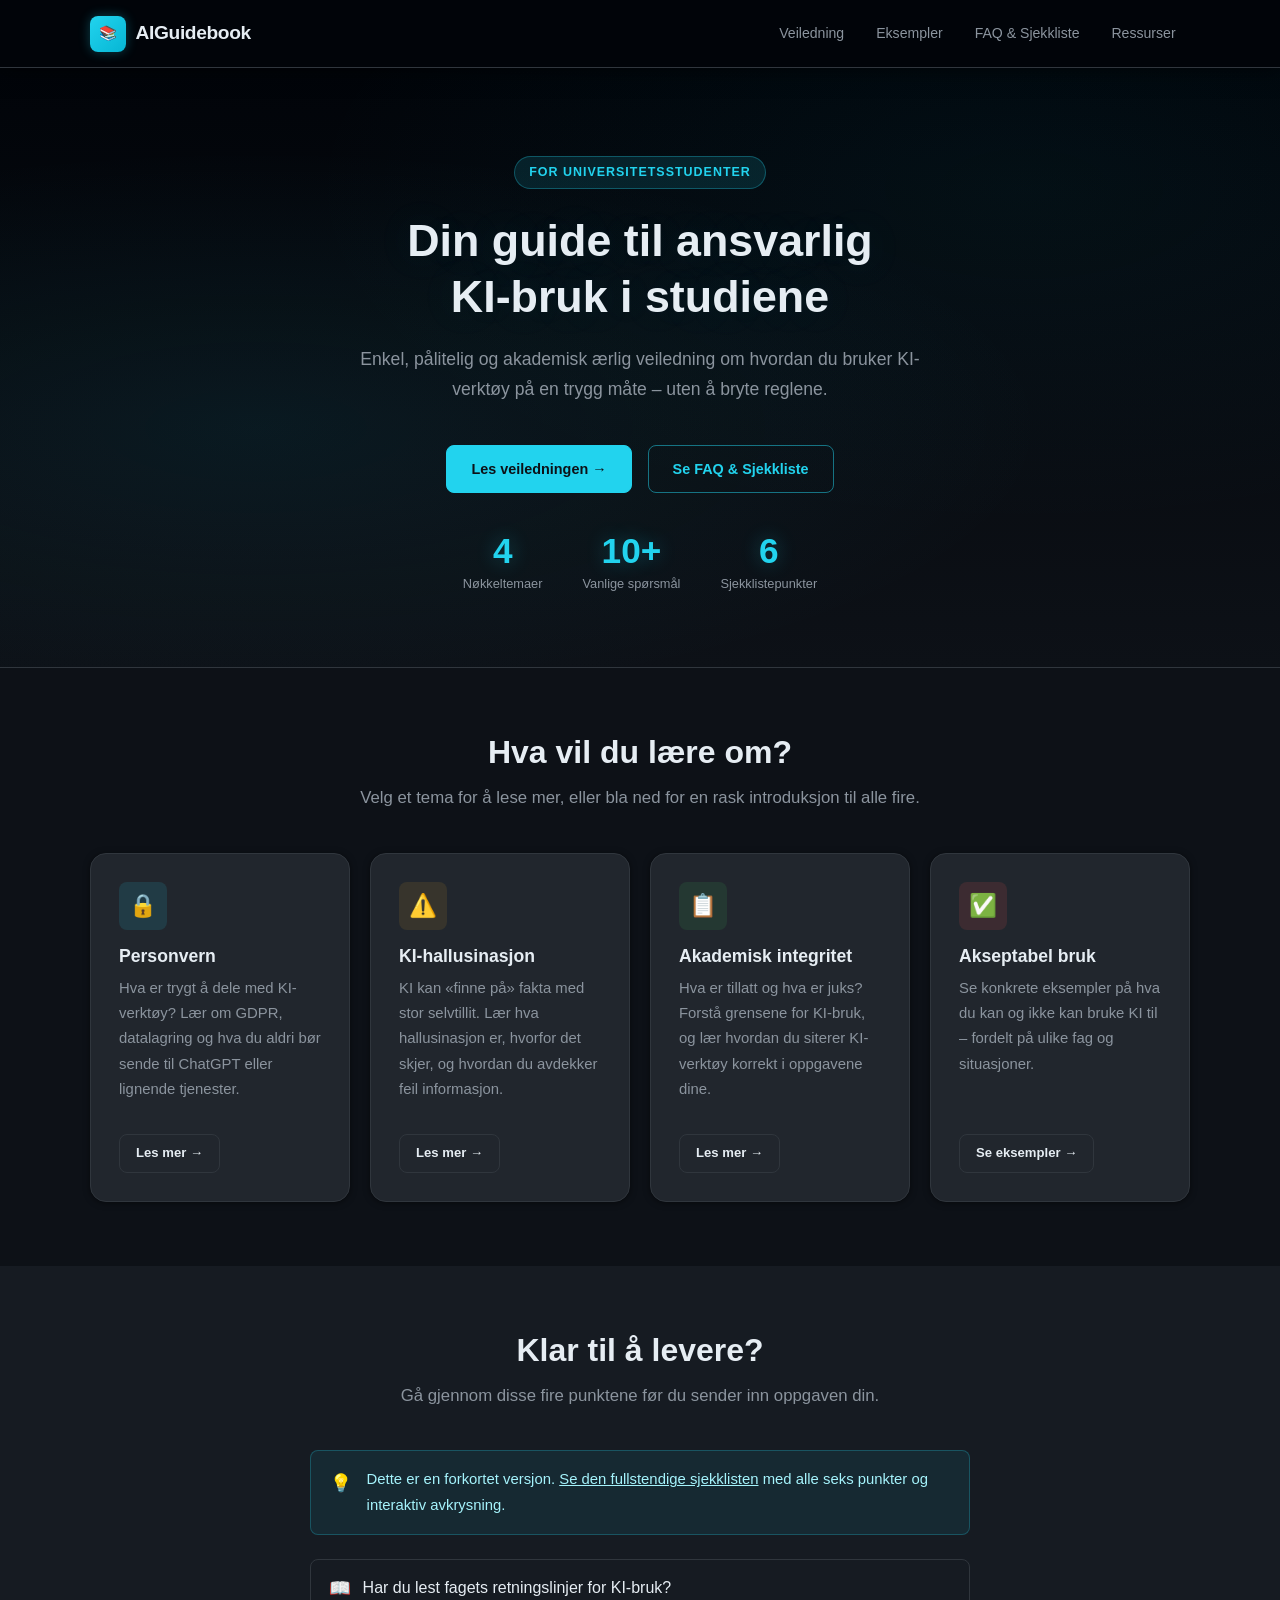
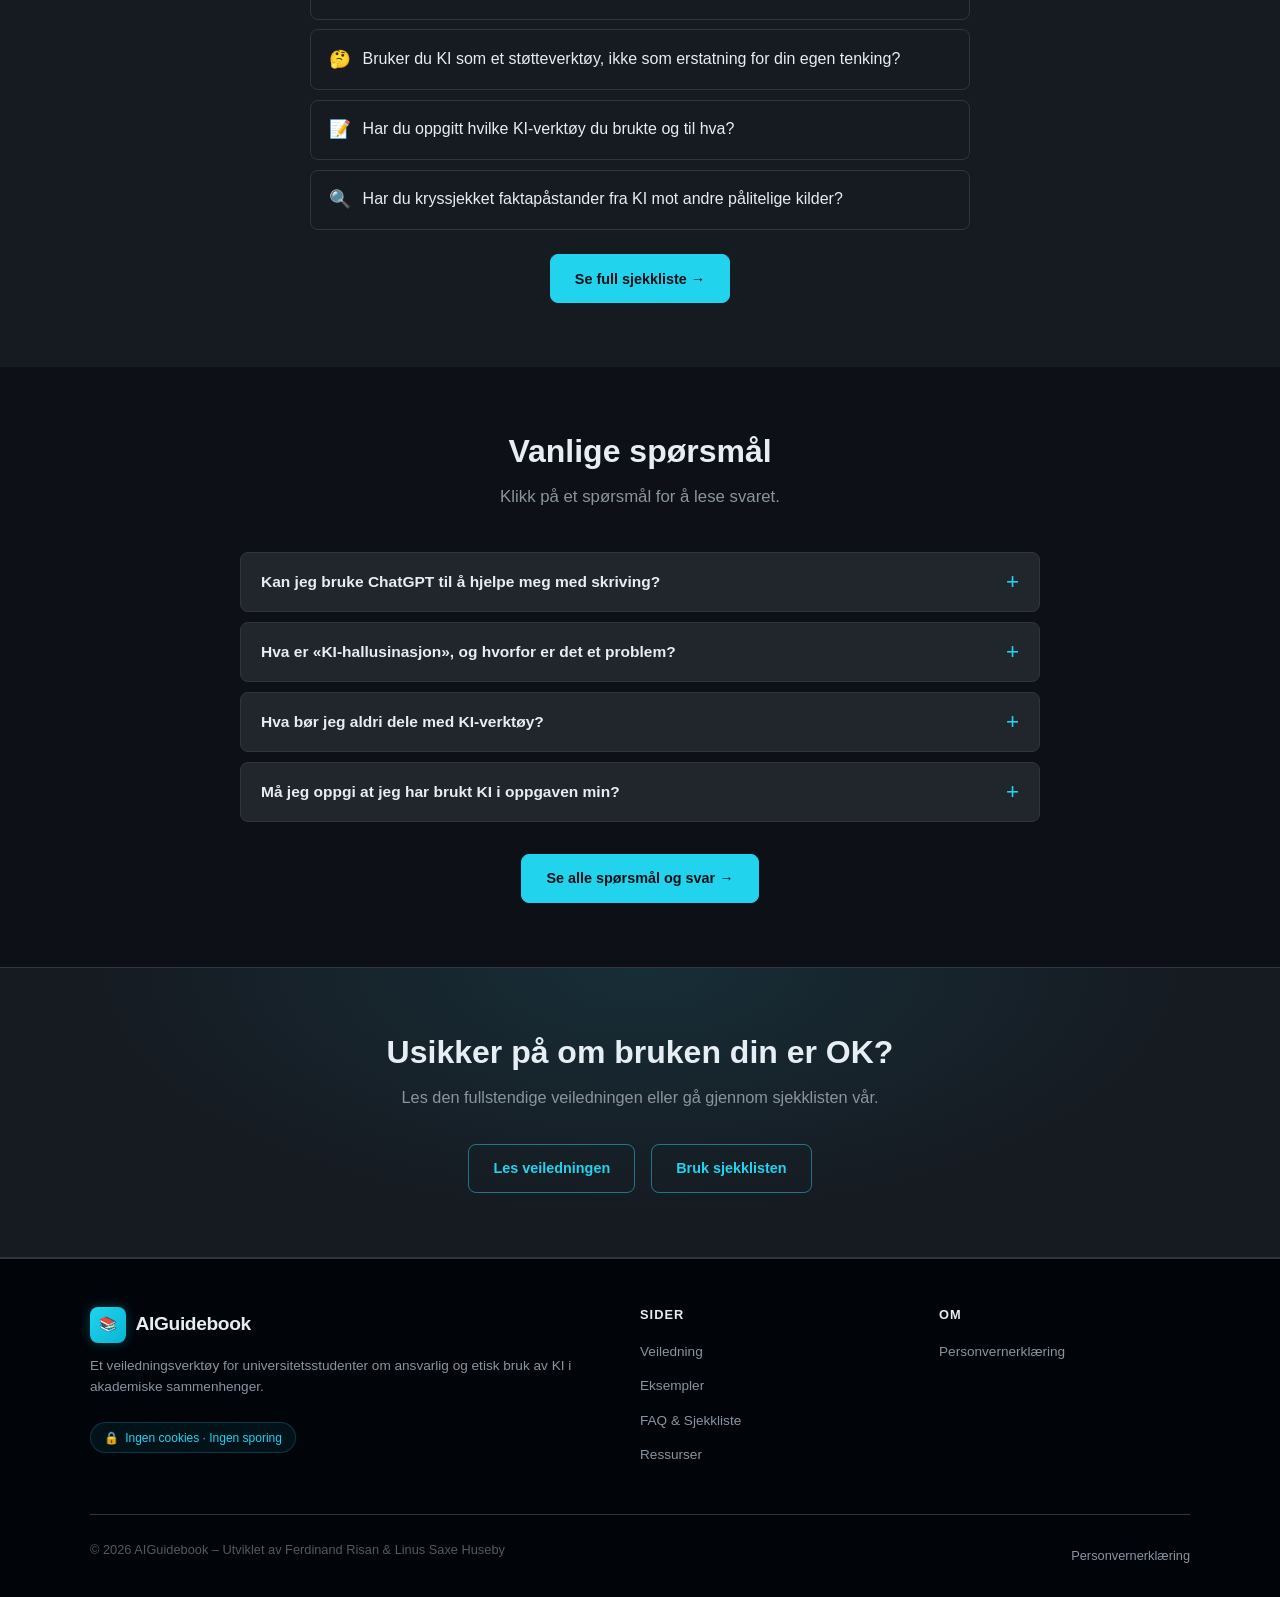
<file: index.html>
<!DOCTYPE html>
<html lang="nb">
<head>
  <meta charset="UTF-8">
  <meta name="viewport" content="width=device-width, initial-scale=1.0">
  <title>AIGuidebook – Ansvarlig KI-bruk for studenter</title>
  <meta name="description" content="Din guide til ansvarlig, etisk og akademisk ærlig bruk av KI-verktøy i studiene. For universitetsstudenter i Norge.">
  
  <!-- Ingen eksterne ressurser – GDPR-vennlig -->
  <link rel="stylesheet" href="styles/main.css">
  <link rel="stylesheet" href="styles/responsive.css">
</head>
<body>

  <!-- <a href="#main-content" class="skip-link">Hopp til innhold</a> -->

  <!-- NAVIGASJON -->
  <nav class="navbar" aria-label="Hovednavigasjon">
    <div class="container">
      <a href="index.html" class="nav-logo" aria-label="AIGuidebook – til forsiden">
        <span class="logo-icon" aria-hidden="true">📚</span>
        AIGuidebook
      </a>
      <button class="nav-toggle" aria-expanded="false" aria-label="Åpne meny" aria-controls="nav-menu">
        <span aria-hidden="true"></span>
        <span aria-hidden="true"></span>
        <span aria-hidden="true"></span>
      </button>
      <ul class="nav-links" id="nav-menu" role="list">
        <!-- <li><a href="index.html" class="active" aria-current="page">Hjem</a></li> -->
        <li><a href="pages/guidelines.html">Veiledning</a></li>
        <li><a href="pages/examples.html">Eksempler</a></li>
        <li><a href="pages/faq.html">FAQ &amp; Sjekkliste</a></li>
        <li><a href="pages/resources.html">Ressurser</a></li>
      </ul>
    </div>
  </nav>

  <main id="main-content">

    <!-- HERO -->
    <section class="hero" aria-labelledby="hero-heading">
      <div class="container">
        <div class="hero-badge" aria-hidden="true">For universitetsstudenter</div>
        <h1 id="hero-heading">Din guide til ansvarlig<br>KI-bruk i studiene</h1>
        <p>Enkel, pålitelig og akademisk ærlig veiledning om hvordan du bruker KI-verktøy på en trygg måte – uten å bryte reglene.</p>
        <div class="hero-actions">
          <a href="pages/guidelines.html" class="btn btn-primary">Les veiledningen →</a>
          <a href="pages/faq.html" class="btn btn-outline">Se FAQ &amp; Sjekkliste</a>
        </div>
        <div class="stats-row" aria-label="Nettstedstatistikk">
          <div class="stat">
            <span class="stat-num">4</span>
            <div class="stat-label">Nøkkeltemaer</div>
          </div>
          <div class="stat">
            <span class="stat-num">10+</span>
            <div class="stat-label">Vanlige spørsmål</div>
          </div>
          <div class="stat">
            <span class="stat-num">6</span>
            <div class="stat-label">Sjekklistepunkter</div>
          </div>
        </div>
      </div>
    </section>

    <!-- TEMAER -->
    <section class="section" aria-labelledby="topics-heading">
      <div class="container">
        <div class="section-header">
          <h2 id="topics-heading">Hva vil du lære om?</h2>
          <p>Velg et tema for å lese mer, eller bla ned for en rask introduksjon til alle fire.</p>
        </div>
        <div class="topic-cards" role="list">

          <article class="card" role="listitem">
            <div class="card-icon card-icon--blue" aria-hidden="true">🔒</div>
            <h3>Personvern</h3>
            <p>Hva er trygt å dele med KI-verktøy? Lær om GDPR, datalagring og hva du aldri bør sende til ChatGPT eller lignende tjenester.</p>
            <div class="card-footer">
              <a href="pages/guidelines.html#personvern" class="btn btn-sm btn-dark">Les mer →</a>
            </div>
          </article>

          <article class="card" role="listitem">
            <div class="card-icon card-icon--yellow" aria-hidden="true">⚠️</div>
            <h3>KI-hallusinasjon</h3>
            <p>KI kan «finne på» fakta med stor selvtillit. Lær hva hallusinasjon er, hvorfor det skjer, og hvordan du avdekker feil informasjon.</p>
            <div class="card-footer">
              <a href="pages/guidelines.html#hallusinasjon" class="btn btn-sm btn-dark">Les mer →</a>
            </div>
          </article>

          <article class="card" role="listitem">
            <div class="card-icon card-icon--green" aria-hidden="true">📋</div>
            <h3>Akademisk integritet</h3>
            <p>Hva er tillatt og hva er juks? Forstå grensene for KI-bruk, og lær hvordan du siterer KI-verktøy korrekt i oppgavene dine.</p>
            <div class="card-footer">
              <a href="pages/guidelines.html#integritet" class="btn btn-sm btn-dark">Les mer →</a>
            </div>
          </article>

          <article class="card" role="listitem">
            <div class="card-icon card-icon--red" aria-hidden="true">✅</div>
            <h3>Akseptabel bruk</h3>
            <p>Se konkrete eksempler på hva du kan og ikke kan bruke KI til – fordelt på ulike fag og situasjoner.</p>
            <div class="card-footer">
              <a href="pages/examples.html" class="btn btn-sm btn-dark">Se eksempler →</a>
            </div>
          </article>

        </div>
      </div>
    </section>

    <!-- SJEKKLISTE PREVIEW -->
    <section class="section section--alt" aria-labelledby="checklist-heading">
      <div class="container">
        <div class="section-header">
          <h2 id="checklist-heading">Klar til å levere?</h2>
          <p>Gå gjennom disse fire punktene før du sender inn oppgaven din.</p>
        </div>

        <div style="max-width:660px; margin:0 auto;">
          <div class="alert alert--info" style="margin-bottom:1.5rem;">
            <span class="alert-icon" aria-hidden="true">💡</span>
            <div>Dette er en forkortet versjon. <a href="pages/faq.html#sjekkliste">Se den fullstendige sjekklisten</a> med alle seks punkter og interaktiv avkrysning.</div>
          </div>

          <ul role="list" style="list-style:none;">
            <li style="display:flex;gap:.75rem;align-items:flex-start;padding:.9rem 1.1rem;background:var(--surface);border:1px solid var(--border); border-radius:var(--radius); margin-bottom:.6rem;">
              <span aria-hidden="true" style="font-size:1.1rem;">📖</span>
              <span>Har du lest fagets retningslinjer for KI-bruk?</span>
            </li>
            <li style="display:flex;gap:.75rem;align-items:flex-start;padding:.9rem 1.1rem;background:var(--surface);border:1px solid var(--border); border-radius:var(--radius); margin-bottom:.6rem;">
              <span aria-hidden="true" style="font-size:1.1rem;">🤔</span>
              <span>Bruker du KI som et støtteverktøy, ikke som erstatning for din egen tenking?</span>
            </li>
            <li style="display:flex;gap:.75rem;align-items:flex-start;padding:.9rem 1.1rem;background:var(--surface);border:1px solid var(--border); border-radius:var(--radius); margin-bottom:.6rem;">
              <span aria-hidden="true" style="font-size:1.1rem;">📝</span>
              <span>Har du oppgitt hvilke KI-verktøy du brukte og til hva?</span>
            </li>
            <li style="display:flex;gap:.75rem;align-items:flex-start;padding:.9rem 1.1rem;background:var(--surface);border:1px solid var(--border); border-radius:var(--radius); margin-bottom:.6rem;">
              <span aria-hidden="true" style="font-size:1.1rem;">🔍</span>
              <span>Har du kryssjekket faktapåstander fra KI mot andre pålitelige kilder?</span>
            </li>
          </ul>

          <div style="text-align:center;margin-top:1.5rem;">
            <a href="pages/faq.html#sjekkliste" class="btn btn-primary">Se full sjekkliste →</a>
          </div>
        </div>
      </div>
    </section>

    <!-- FAQ PREVIEW -->
    <section class="section" aria-labelledby="faq-preview-heading">
      <div class="container">
        <div class="section-header">
          <h2 id="faq-preview-heading">Vanlige spørsmål</h2>
          <p>Klikk på et spørsmål for å lese svaret.</p>
        </div>
        <div class="faq-list" style="max-width:800px;margin:0 auto;">

          <details>
            <summary>Kan jeg bruke ChatGPT til å hjelpe meg med skriving?</summary>
            <div class="faq-answer">
              <p>Det kommer an på fagets regler og <em>hvordan</em> du bruker det. Å få forklart et begrep eller forbedre grammatikken i en allerede ferdigskrevet setning er som regel greit. Å be ChatGPT skrive store deler av oppgaven for deg og levere det som ditt eget arbeid regnes vanligvis som akademisk uredelighet.</p>
              <p>Sjekk alltid fagets retningslinjer, og spør læreren din ved usikkerhet.</p>
            </div>
          </details>

          <details>
            <summary>Hva er «KI-hallusinasjon», og hvorfor er det et problem?</summary>
            <div class="faq-answer">
              <p>KI-hallusinasjon er når et KI-verktøy produserer feil, fabrikkert eller misvisende informasjon – men presenterer det med høy selvtillit. KI'en «vet» ikke selv at den tar feil.</p>
              <p>Eksempel: ChatGPT kan oppgi bokreferanser som ikke eksisterer, eller beskrive en funksjon i et programmeringsbibliotek som aldri har fantes.</p>
              <p><strong>Tiltak:</strong> Kryssjekk alltid faktapåstander mot primærkilder eller etablerte oppslagsverk.</p>
            </div>
          </details>

          <details>
            <summary>Hva bør jeg aldri dele med KI-verktøy?</summary>
            <div class="faq-answer">
              <ul>
                <li>Fullt navn og personnummer/ID-nummer</li>
                <li>Sensitiv informasjon om andre personer</li>
                <li>Konfidensielt innhold fra studiestedet (eksamensoppgaver, o.l.)</li>
                <li>Passord eller innloggingsdetaljer</li>
                <li>Upublisert forskning uten tillatelse</li>
                <li>API-keys eller lignende sikkerhetselementer</li>
              </ul>
              <p>Data du sender til KI-tjenester kan bli brukt til videreopplæring av modellen med mindre du aktivt har deaktivert dette i innstillingene.</p>
            </div>
          </details>

          <details>
            <summary>Må jeg oppgi at jeg har brukt KI i oppgaven min?</summary>
            <div class="faq-answer">
              <p>Ja, i de fleste tilfeller. Mange universiteter krever nå at KI-verktøy siteres på lik linje med andre kilder. Selv om det ikke er et eksplisitt krav i ditt fag, er det god akademisk praksis å være transparent om verktøyene du har brukt.</p>
              <p>Vanlig siteringsformat: <em>"Deler av dette dokumentet ble utarbeidet med støtte fra ChatGPT (OpenAI, 2024). Dato for bruk: [dato]."</em></p>
            </div>
          </details>

        </div>
        <div style="text-align:center;margin-top:2rem;">
          <a href="pages/faq.html" class="btn btn-primary">Se alle spørsmål og svar →</a>
        </div>
      </div>
    </section>

    <!-- CTA BANNER -->
    <section class="cta-banner" aria-labelledby="cta-heading">
      <div class="container">
        <h2 id="cta-heading">Usikker på om bruken din er OK?</h2>
        <p>Les den fullstendige veiledningen eller gå gjennom sjekklisten vår.</p>
        <div class="cta-actions">
          <a href="pages/guidelines.html" class="btn btn-outline">Les veiledningen</a>
          <a href="pages/faq.html#sjekkliste" class="btn btn-outline">Bruk sjekklisten</a>
        </div>
      </div>
    </section>

  </main>

  <!-- FOOTER -->
  <footer class="footer" role="contentinfo">
    <div class="container">
      <div class="footer-grid">
        <div class="footer-brand">
          <a href="index.html" class="nav-logo" aria-label="AIGuidebook – til forsiden">
            <span class="logo-icon" aria-hidden="true">📚</span> AIGuidebook
          </a>
          <p>Et veiledningsverktøy for universitetsstudenter om ansvarlig og etisk bruk av KI i akademiske sammenhenger.</p>
          <div class="gdpr-notice" style="margin-top:.75rem;">
            <span aria-hidden="true">🔒</span> Ingen cookies · Ingen sporing
          </div>
        </div>
        <div class="footer-col">
          <h4>Sider</h4>
          <ul role="list">
            <li><a href="pages/guidelines.html">Veiledning</a></li>
            <li><a href="pages/examples.html">Eksempler</a></li>
            <li><a href="pages/faq.html">FAQ &amp; Sjekkliste</a></li>
            <li><a href="pages/resources.html">Ressurser</a></li>
          </ul>
        </div>
        <div class="footer-col">
          <h4>Om</h4>
          <ul role="list">
            <li><a href="pages/privacy.html">Personvernerklæring</a></li>
          </ul>
        </div>
      </div>
      <div class="footer-bottom">
        <p>© 2026 AIGuidebook – Utviklet av Ferdinand Risan &amp; Linus Saxe Huseby</p>
        <a href="pages/privacy.html">Personvernerklæring</a>
      </div>
    </div>
  </footer>

  <script src="scripts/main.js"></script>
</body>
</html>
</file>
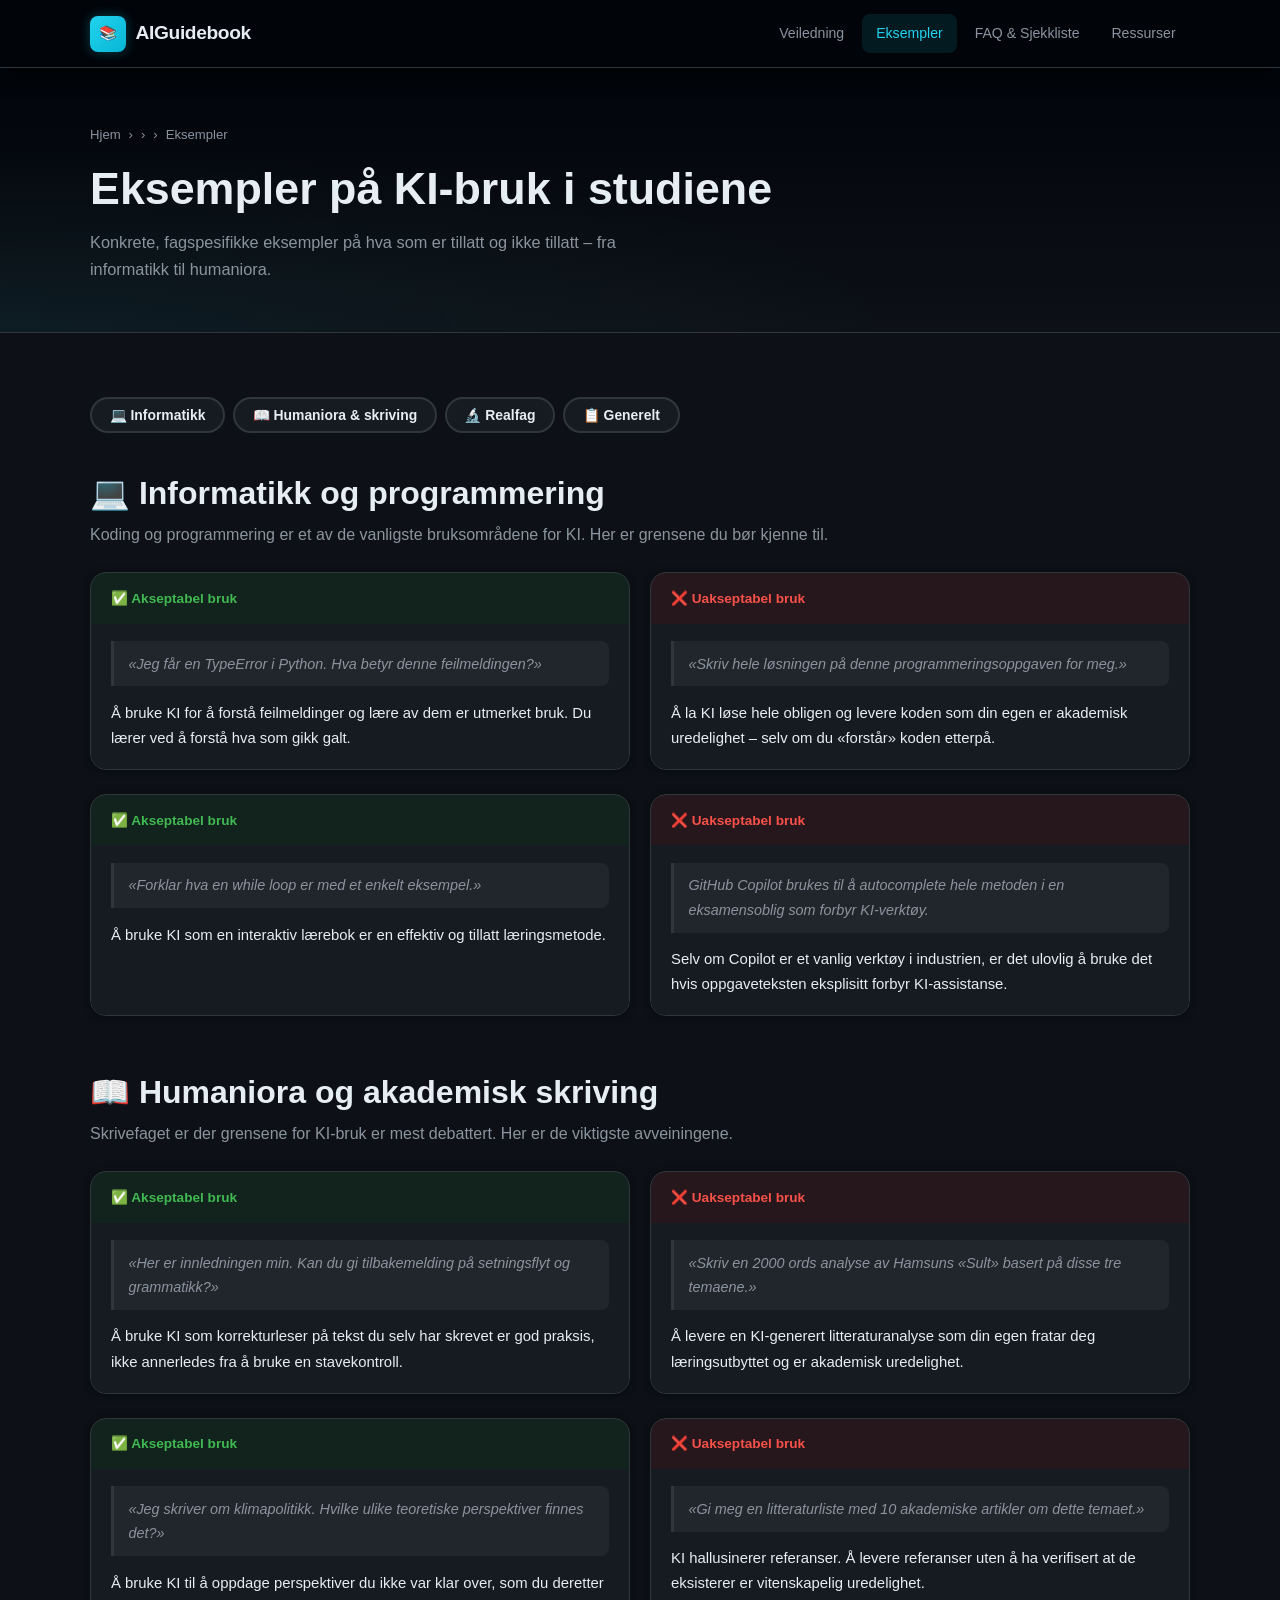
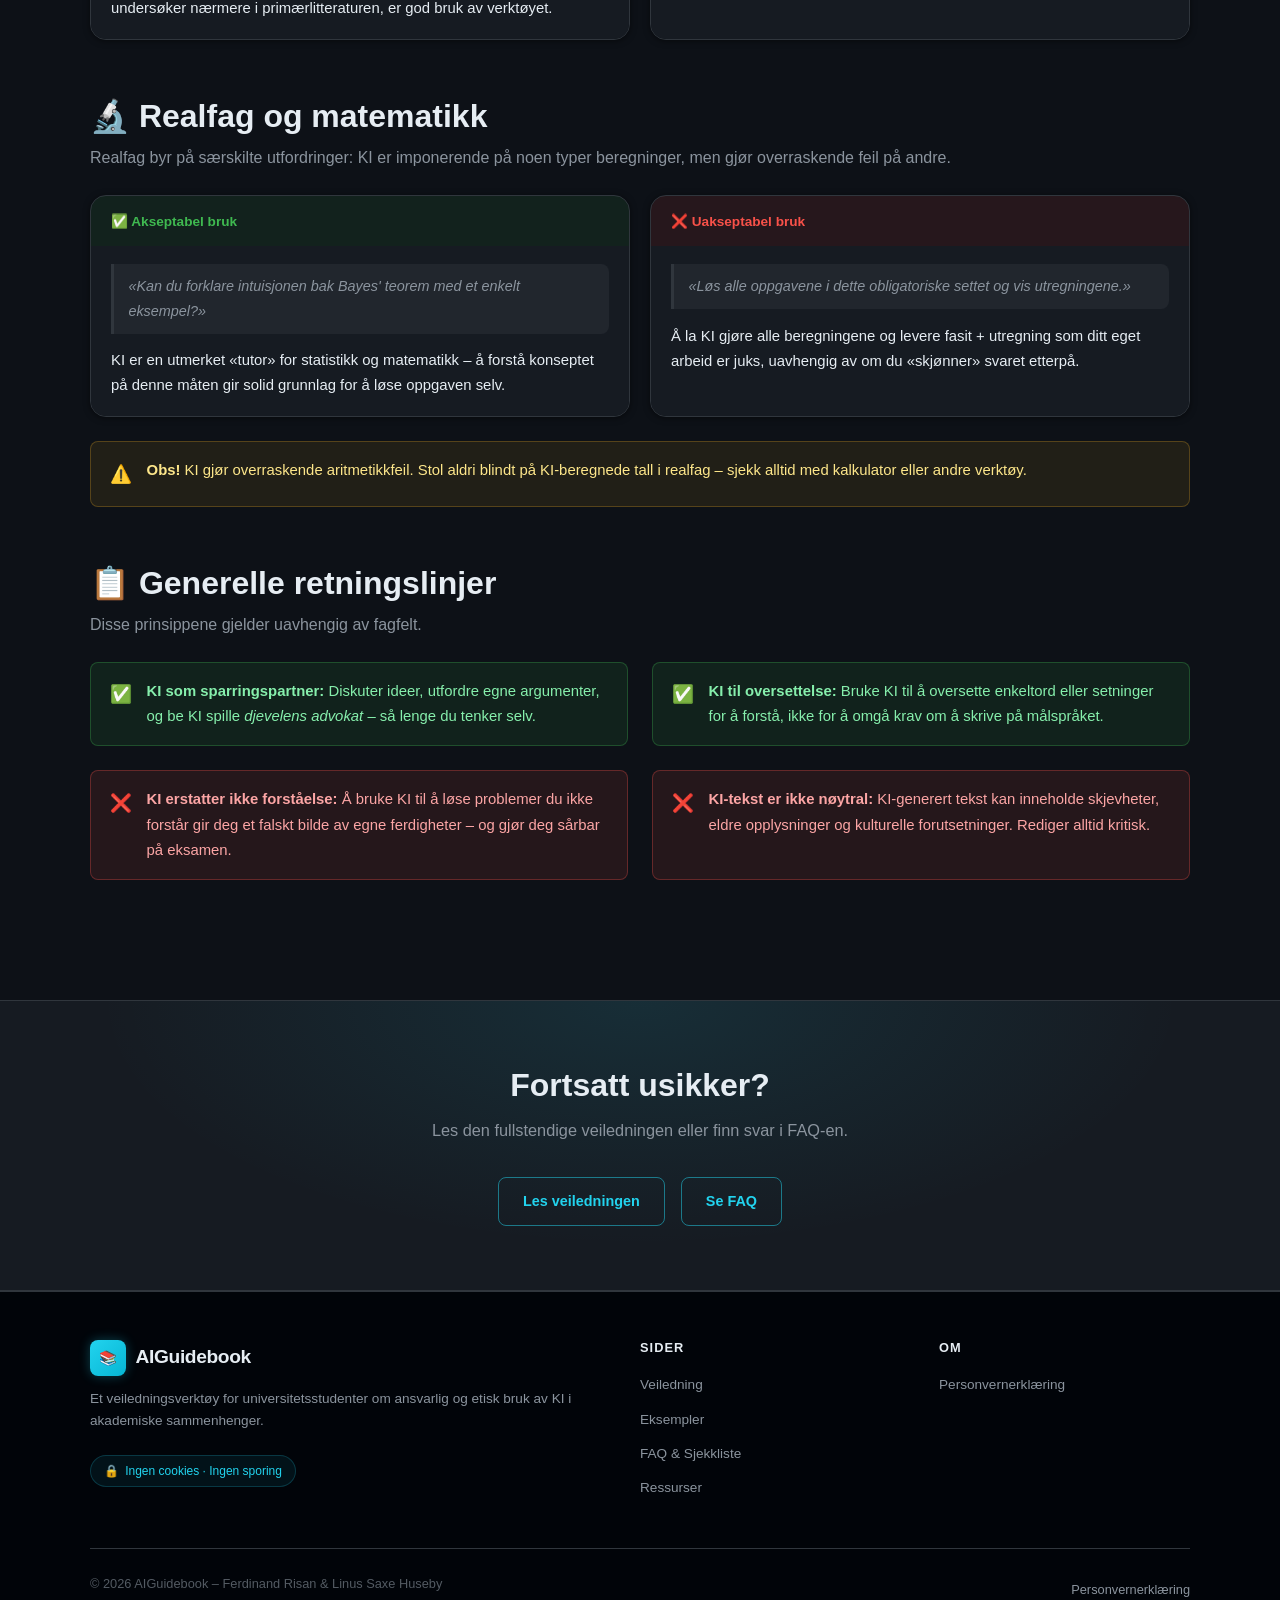
<file: pages/examples.html>
<!DOCTYPE html>
<html lang="nb">
<head>
  <meta charset="UTF-8">
  <meta name="viewport" content="width=device-width, initial-scale=1.0">
  <title>Eksempler – AIGuidebook</title>
  <meta name="description" content="Konkrete eksempler på akseptabel og uakseptabel KI-bruk i informatikk, humaniora, realfag og andre fagfelt.">
  <link rel="stylesheet" href="../styles/main.css">
  <link rel="stylesheet" href="../styles/responsive.css">
  <style>
    .subject-nav {
      display: flex; flex-wrap: wrap; gap: .5rem;
      margin-bottom: 2.5rem;
    }
    .subject-btn {
      padding: .5rem 1.1rem;
      border: 2px solid var(--border);
      background: var(--surface);
      border-radius: 999px;
      font-size: .87rem; font-weight: 600;
      cursor: pointer;
      transition: var(--transition);
      color: var(--text);
    }
    .subject-btn:hover, .subject-btn.active {
      border-color: var(--accent);
      color: var(--accent);
      background: #21262d;
    }
    .subject-section { margin-bottom: 3.5rem; }
    .subject-section h2 { margin-bottom: .5rem; }
    .subject-section > p { color: var(--text-soft); margin-bottom: 1.5rem; }
    .example-pair { display: grid; grid-template-columns: 1fr 1fr; gap: 1.25rem; margin-bottom: 1.5rem; }
    @media (max-width: 768px) { .example-pair { grid-template-columns: 1fr; } }
    .example-card {
      border-radius: var(--radius-lg);
      overflow: hidden;
      border: 1px solid var(--border);
      box-shadow: var(--shadow);
      display: flex;
      flex-direction: column;
    }
    .example-card-header {
      padding: .85rem 1.25rem;
      font-size: .85rem; font-weight: 700;
      display: flex; align-items: center; gap: .5rem;
    }
    .example-card-header--ok  { background: var(--success-bg); color: var(--success); }
    .example-card-header--nok { background: var(--danger-bg);  color: var(--danger); }
    .example-card-body { padding: 1.1rem 1.25rem; background: var(--surface); flex: 1; }
    .example-card-body .scenario {
      font-style: italic; color: var(--text-soft);
      background: #21262d; padding: .65rem .9rem;
      border-left: 3px solid var(--border);
      border-radius: 0 var(--radius) var(--radius) 0;
      font-size: .9rem; margin-bottom: .9rem;
    }
    .example-card-body p { font-size: .93rem; }
  </style>
</head>
<body>
 <!--<a href="#main-content" class="skip-link">Hopp til innhold</a> -->

  <nav class="navbar" aria-label="Hovednavigasjon">
    <div class="container">
      <a href="../index.html" class="nav-logo" aria-label="AIGuidebook – til forsiden">
        <span class="logo-icon" aria-hidden="true">📚</span> AIGuidebook
      </a>
      <button class="nav-toggle" aria-expanded="false" aria-label="Åpne meny" aria-controls="nav-menu">
        <span aria-hidden="true"></span><span aria-hidden="true"></span><span aria-hidden="true"></span>
      </button>
      <ul class="nav-links" id="nav-menu" role="list">
        <!-- <li><a href="../index.html">Hjem</a></li> -->
        <li><a href="guidelines.html">Veiledning</a></li>
        <li><a href="examples.html" class="active" aria-current="page">Eksempler</a></li>
        <li><a href="faq.html">FAQ &amp; Sjekkliste</a></li>
        <li><a href="resources.html">Ressurser</a></li>
      </ul>
    </div>
  </nav>

  <main id="main-content">

    <header class="page-header">
      <div class="container">
        <nav class="breadcrumb" aria-label="Navigasjonssti">
          <a href="../index.html">Hjem</a>
          <span aria-hidden="true">›</span>
          <span aria-current="page">Eksempler</span>
        </nav>
        <h1>Eksempler på KI-bruk i studiene</h1>
        <p>Konkrete, fagspesifikke eksempler på hva som er tillatt og ikke tillatt – fra informatikk til humaniora.</p>
      </div>
    </header>

    <section class="section" aria-label="Fageksempler">
      <div class="container">

        <nav class="subject-nav" aria-label="Filtrer etter fagfelt">
          <button class="subject-btn" onclick="scrollTo('informatikk')">💻 Informatikk</button>
          <button class="subject-btn" onclick="scrollTo('humaniora')">📖 Humaniora &amp; skriving</button>
          <button class="subject-btn" onclick="scrollTo('realfag')">🔬 Realfag</button>
          <button class="subject-btn" onclick="scrollTo('generelt')">📋 Generelt</button>
        </nav>

        <!-- INFORMATIKK -->
        <div class="subject-section" id="informatikk">
          <h2>💻 Informatikk og programmering</h2>
          <p>Koding og programmering er et av de vanligste bruksområdene for KI. Her er grensene du bør kjenne til.</p>

          <div class="example-pair">
            <div class="example-card">
              <div class="example-card-header example-card-header--ok">✅ Akseptabel bruk</div>
              <div class="example-card-body">
                <div class="scenario">«Jeg får en TypeError i Python. Hva betyr denne feilmeldingen?»</div>
                <p>Å bruke KI for å forstå feilmeldinger og lære av dem er utmerket bruk. Du lærer ved å forstå hva som gikk galt.</p>
              </div>
            </div>
            <div class="example-card">
              <div class="example-card-header example-card-header--nok">❌ Uakseptabel bruk</div>
              <div class="example-card-body">
                <div class="scenario">«Skriv hele løsningen på denne programmeringsoppgaven for meg.»</div>
                <p>Å la KI løse hele obligen og levere koden som din egen er akademisk uredelighet – selv om du «forstår» koden etterpå.</p>
              </div>
            </div>
          </div>

          <div class="example-pair">
            <div class="example-card">
              <div class="example-card-header example-card-header--ok">✅ Akseptabel bruk</div>
              <div class="example-card-body">
                <div class="scenario">«Forklar hva en while loop er med et enkelt eksempel.»</div>
                <p>Å bruke KI som en interaktiv lærebok er en effektiv og tillatt læringsmetode.</p>
              </div>
            </div>
            <div class="example-card">
              <div class="example-card-header example-card-header--nok">❌ Uakseptabel bruk</div>
              <div class="example-card-body">
                <div class="scenario">GitHub Copilot brukes til å autocomplete hele metoden i en eksamensoblig som forbyr KI-verktøy.</div>
                <p>Selv om Copilot er et vanlig verktøy i industrien, er det ulovlig å bruke det hvis oppgaveteksten eksplisitt forbyr KI-assistanse.</p>
              </div>
            </div>
          </div>
        </div>

        <!-- HUMANIORA -->
        <div class="subject-section" id="humaniora">
          <h2>📖 Humaniora og akademisk skriving</h2>
          <p>Skrivefaget er der grensene for KI-bruk er mest debattert. Her er de viktigste avveiningene.</p>

          <div class="example-pair">
            <div class="example-card">
              <div class="example-card-header example-card-header--ok">✅ Akseptabel bruk</div>
              <div class="example-card-body">
                <div class="scenario">«Her er innledningen min. Kan du gi tilbakemelding på setningsflyt og grammatikk?»</div>
                <p>Å bruke KI som korrekturleser på tekst du selv har skrevet er god praksis, ikke annerledes fra å bruke en stavekontroll.</p>
              </div>
            </div>
            <div class="example-card">
              <div class="example-card-header example-card-header--nok">❌ Uakseptabel bruk</div>
              <div class="example-card-body">
                <div class="scenario">«Skriv en 2000 ords analyse av Hamsuns «Sult» basert på disse tre temaene.»</div>
                <p>Å levere en KI-generert litteraturanalyse som din egen fratar deg læringsutbyttet og er akademisk uredelighet.</p>
              </div>
            </div>
          </div>

          <div class="example-pair">
            <div class="example-card">
              <div class="example-card-header example-card-header--ok">✅ Akseptabel bruk</div>
              <div class="example-card-body">
                <div class="scenario">«Jeg skriver om klimapolitikk. Hvilke ulike teoretiske perspektiver finnes det?»</div>
                <p>Å bruke KI til å oppdage perspektiver du ikke var klar over, som du deretter undersøker nærmere i primærlitteraturen, er god bruk av verktøyet.</p>
              </div>
            </div>
            <div class="example-card">
              <div class="example-card-header example-card-header--nok">❌ Uakseptabel bruk</div>
              <div class="example-card-body">
                <div class="scenario">«Gi meg en litteraturliste med 10 akademiske artikler om dette temaet.»</div>
                <p>KI hallusinerer referanser. Å levere referanser uten å ha verifisert at de eksisterer er vitenskapelig uredelighet.</p>
              </div>
            </div>
          </div>
        </div>

        <!-- REALFAG -->
        <div class="subject-section" id="realfag">
          <h2>🔬 Realfag og matematikk</h2>
          <p>Realfag byr på særskilte utfordringer: KI er imponerende på noen typer beregninger, men gjør overraskende feil på andre.</p>

          <div class="example-pair">
            <div class="example-card">
              <div class="example-card-header example-card-header--ok">✅ Akseptabel bruk</div>
              <div class="example-card-body">
                <div class="scenario">«Kan du forklare intuisjonen bak Bayes' teorem med et enkelt eksempel?»</div>
                <p>KI er en utmerket «tutor» for statistikk og matematikk – å forstå konseptet på denne måten gir solid grunnlag for å løse oppgaven selv.</p>
              </div>
            </div>
            <div class="example-card">
              <div class="example-card-header example-card-header--nok">❌ Uakseptabel bruk</div>
              <div class="example-card-body">
                <div class="scenario">«Løs alle oppgavene i dette obligatoriske settet og vis utregningene.»</div>
                <p>Å la KI gjøre alle beregningene og levere fasit + utregning som ditt eget arbeid er juks, uavhengig av om du «skjønner» svaret etterpå.</p>
              </div>
            </div>
          </div>

          <div class="alert alert--warning" style="margin-bottom:1.5rem;">
            <span class="alert-icon" aria-hidden="true">⚠️</span>
            <div><strong>Obs!</strong> KI gjør overraskende aritmetikkfeil. Stol aldri blindt på KI-beregnede tall i realfag – sjekk alltid med kalkulator eller andre verktøy.</div>
          </div>
        </div>

        <!-- GENERELT -->
        <div class="subject-section" id="generelt">
          <h2>📋 Generelle retningslinjer</h2>
          <p>Disse prinsippene gjelder uavhengig av fagfelt.</p>

          <div class="grid-2">
            <div class="alert alert--success">
              <span class="alert-icon" aria-hidden="true">✅</span>
              <div>
                <strong>KI som sparringspartner:</strong> Diskuter ideer, utfordre egne argumenter, og be KI spille <span style="font-style: italic;">djevelens advokat</span> – så lenge du tenker selv.
              </div>
            </div>
            <div class="alert alert--success">
              <span class="alert-icon" aria-hidden="true">✅</span>
              <div>
                <strong>KI til oversettelse:</strong> Bruke KI til å oversette enkeltord eller setninger for å forstå, ikke for å omgå krav om å skrive på målspråket.
              </div>
            </div>
            <div class="alert alert--danger">
              <span class="alert-icon" aria-hidden="true">❌</span>
              <div>
                <strong>KI erstatter ikke forståelse:</strong> Å bruke KI til å løse problemer du ikke forstår gir deg et falskt bilde av egne ferdigheter – og gjør deg sårbar på eksamen.
              </div>
            </div>
            <div class="alert alert--danger">
              <span class="alert-icon" aria-hidden="true">❌</span>
              <div>
                <strong>KI-tekst er ikke nøytral:</strong> KI-generert tekst kan inneholde skjevheter, eldre opplysninger og kulturelle forutsetninger. Rediger alltid kritisk.
              </div>
            </div>
          </div>
        </div>

      </div>
    </section>

    <section class="cta-banner" aria-labelledby="cta-ex-heading">
      <div class="container">
        <h2 id="cta-ex-heading">Fortsatt usikker?</h2>
        <p>Les den fullstendige veiledningen eller finn svar i FAQ-en.</p>
        <div class="cta-actions">
          <a href="guidelines.html" class="btn btn-outline">Les veiledningen</a>
          <a href="faq.html" class="btn btn-outline">Se FAQ</a>
        </div>
      </div>
    </section>

  </main>

  <footer class="footer" role="contentinfo">
    <div class="container">
      <div class="footer-grid">
        <div class="footer-brand">
          <a href="../index.html" class="nav-logo"><span class="logo-icon" aria-hidden="true">📚</span> AIGuidebook</a>
          <p>Et veiledningsverktøy for universitetsstudenter om ansvarlig og etisk bruk av KI i akademiske sammenhenger.</p>
          <div class="gdpr-notice" style="margin-top:.75rem;"><span aria-hidden="true">🔒</span> Ingen cookies · Ingen sporing</div>
        </div>
        <div class="footer-col">
          <h4>Sider</h4>
          <ul role="list">
            <li><a href="guidelines.html">Veiledning</a></li>
            <li><a href="examples.html">Eksempler</a></li>
            <li><a href="faq.html">FAQ &amp; Sjekkliste</a></li>
            <li><a href="resources.html">Ressurser</a></li>
          </ul>
        </div>
        <div class="footer-col">
          <h4>Om</h4>
          <ul role="list"><li><a href="privacy.html">Personvernerklæring</a></li></ul>
        </div>
      </div>
      <div class="footer-bottom">
        <p>© 2026 AIGuidebook – Ferdinand Risan &amp; Linus Saxe Huseby</p>
        <a href="privacy.html">Personvernerklæring</a>
      </div>
    </div>
  </footer>

  <script src="../scripts/main.js"></script>
  <script>
    function scrollTo(id) {
      document.getElementById(id)?.scrollIntoView({ behavior: 'smooth', block: 'start' });
      document.querySelectorAll('.subject-btn').forEach(b => b.classList.remove('active'));
      event.target.classList.add('active');
    }
  </script>
</body>
</html>
</file>
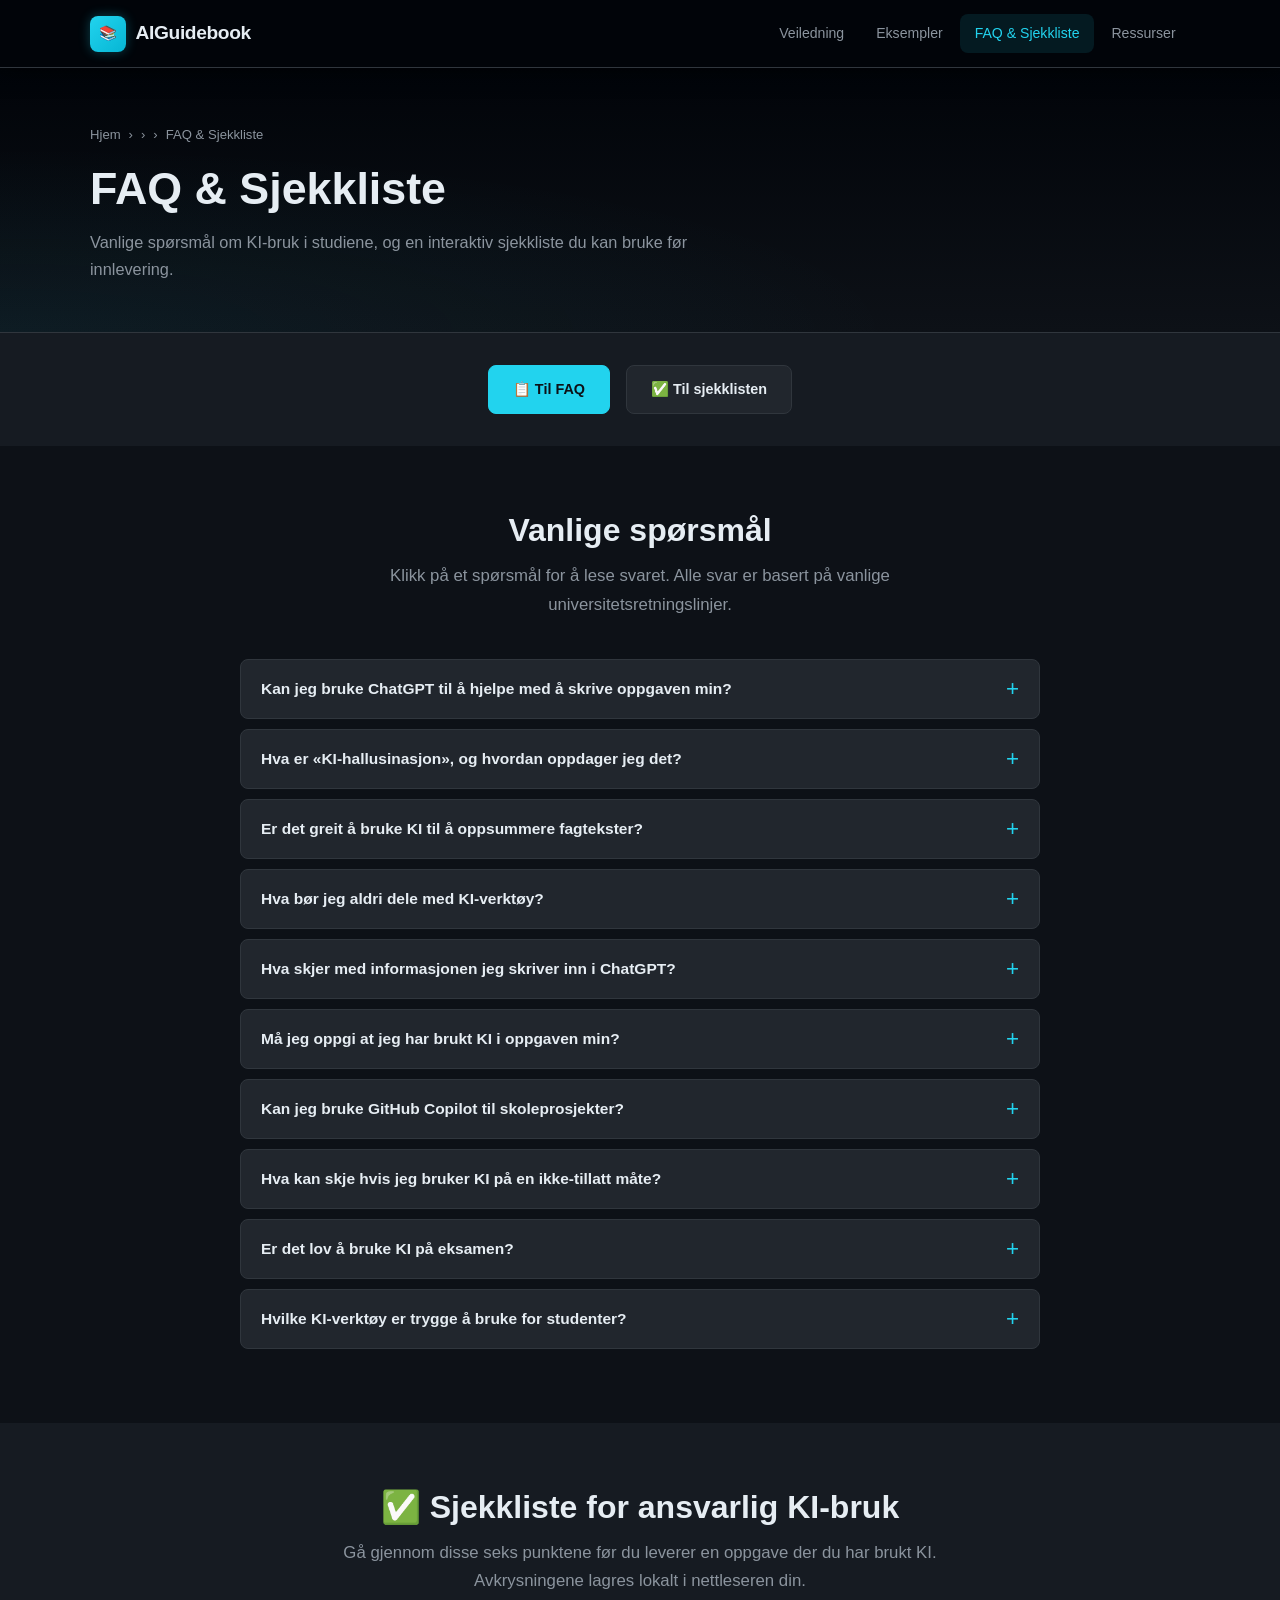
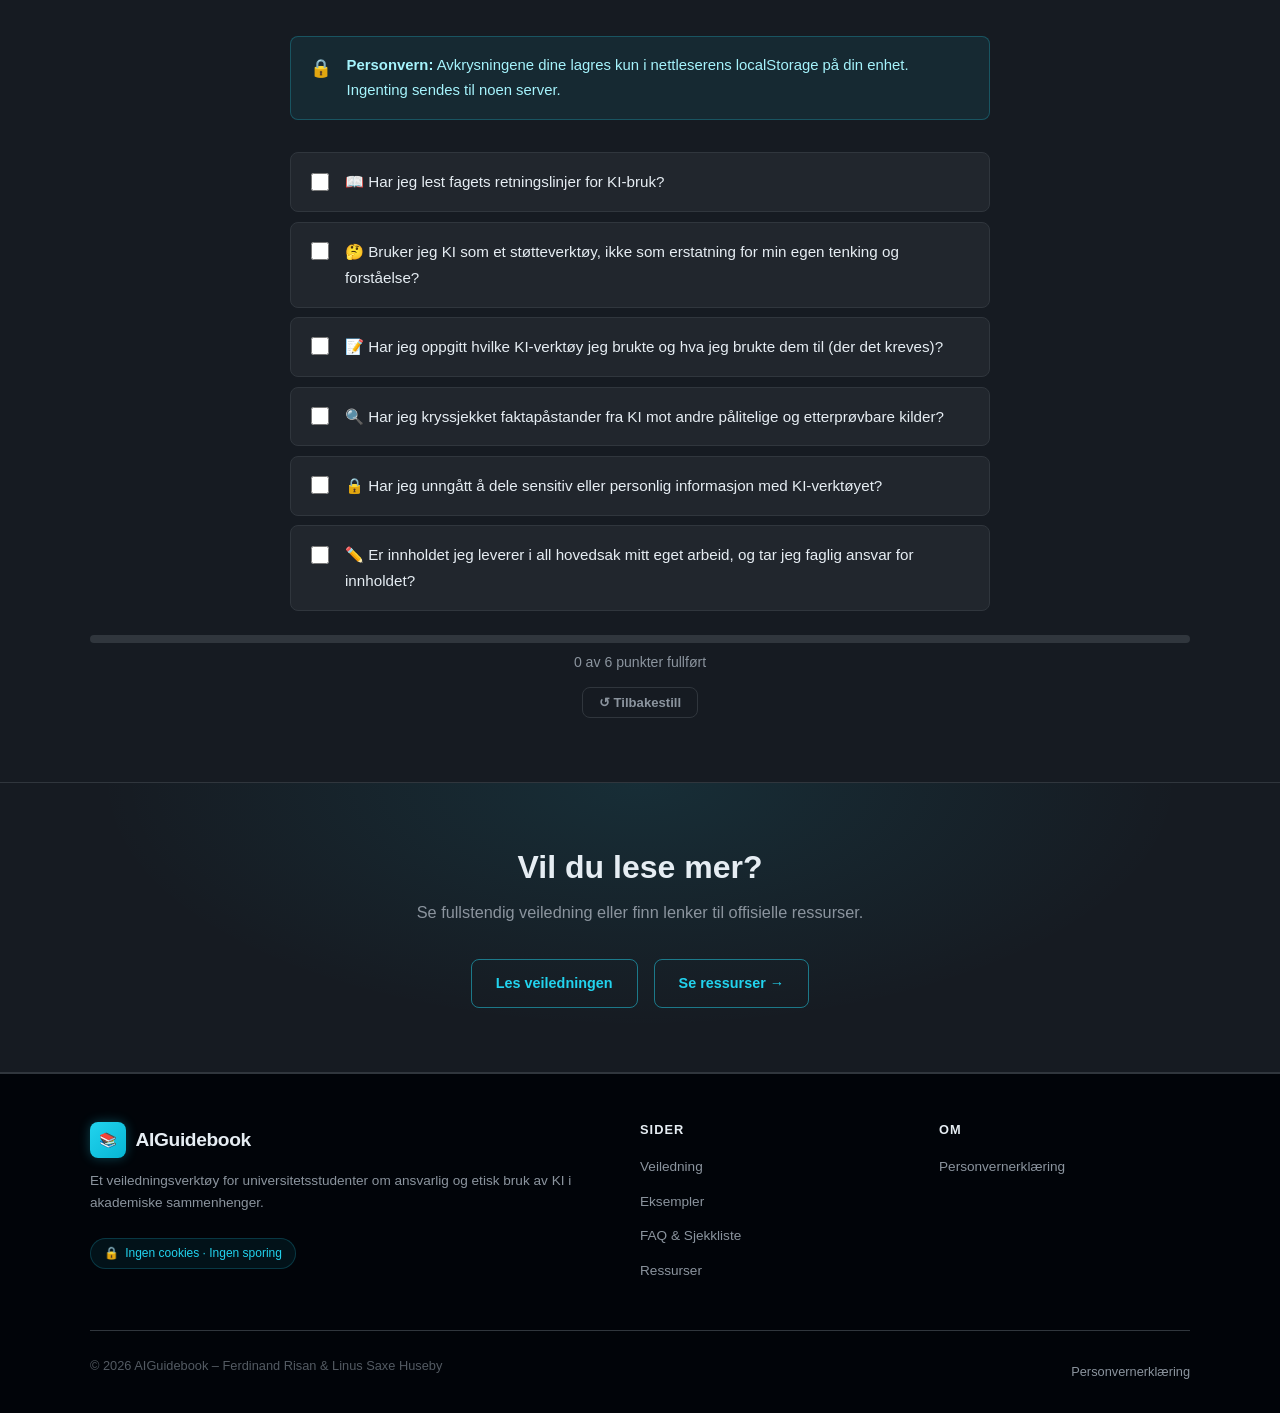
<file: pages/faq.html>
<!DOCTYPE html>
<html lang="nb">
<head>
  <meta charset="UTF-8">
  <meta name="viewport" content="width=device-width, initial-scale=1.0">
  <title>FAQ &amp; Sjekkliste – AIGuidebook</title>
  <meta name="description" content="Vanlige spørsmål og svar om KI-bruk i studiene, pluss en interaktiv sjekkliste for ansvarlig bruk.">
  <link rel="stylesheet" href="../styles/main.css">
  <link rel="stylesheet" href="../styles/responsive.css">
</head>
<body>
  <!-- <a href="#main-content" class="skip-link">Hopp til innhold</a> -->

  <nav class="navbar" aria-label="Hovednavigasjon">
    <div class="container">
      <a href="../index.html" class="nav-logo" aria-label="AIGuidebook – til forsiden">
        <span class="logo-icon" aria-hidden="true">📚</span> AIGuidebook
      </a>
      <button class="nav-toggle" aria-expanded="false" aria-label="Åpne meny" aria-controls="nav-menu">
        <span aria-hidden="true"></span><span aria-hidden="true"></span><span aria-hidden="true"></span>
      </button>
      <ul class="nav-links" id="nav-menu" role="list">
        <!-- <li><a href="../index.html">Hjem</a></li> -->
        <li><a href="guidelines.html">Veiledning</a></li>
        <li><a href="examples.html">Eksempler</a></li>
        <li><a href="faq.html" class="active" aria-current="page">FAQ &amp; Sjekkliste</a></li>
        <li><a href="resources.html">Ressurser</a></li>
      </ul>
    </div>
  </nav>

  <main id="main-content">

    <header class="page-header">
      <div class="container">
        <nav class="breadcrumb" aria-label="Navigasjonssti">
          <a href="../index.html">Hjem</a>
          <span aria-hidden="true">›</span>
          <span aria-current="page">FAQ &amp; Sjekkliste</span>
        </nav>
        <h1>FAQ &amp; Sjekkliste</h1>
        <p>Vanlige spørsmål om KI-bruk i studiene, og en interaktiv sjekkliste du kan bruke før innlevering.</p>
      </div>
    </header>

    <!-- QUICK NAV -->
    <section class="section section--alt" style="padding:2rem 0;" aria-label="Hurtignavigasjon">
      <div class="container">
        <div style="display:flex;gap:1rem;flex-wrap:wrap;justify-content:center;">
          <a href="#faq" class="btn btn-primary">📋 Til FAQ</a>
          <a href="#sjekkliste" class="btn btn-dark">✅ Til sjekklisten</a>
        </div>
      </div>
    </section>

    <!-- FAQ -->
    <section class="section" id="faq" aria-labelledby="faq-heading" style="scroll-margin-top:80px;">
      <div class="container">
        <div class="section-header">
          <h2 id="faq-heading">Vanlige spørsmål</h2>
          <p>Klikk på et spørsmål for å lese svaret. Alle svar er basert på vanlige universitetsretningslinjer.</p>
        </div>

        <div class="faq-list" role="list">

          <details role="listitem">
            <summary>Kan jeg bruke ChatGPT til å hjelpe med å skrive oppgaven min?</summary>
            <div class="faq-answer">
              <p>Det kommer an på <em>hvordan</em> du bruker det og fagets regler. Følgende er som regel greit:</p>
              <ul>
                <li>Korrekturlesing og grammatikksjekk</li>
                <li>Ideutvikling og brainstorming</li>
                <li>Få forklart begreper du ikke forstår</li>
              </ul>
              <p>Følgende regnes som uredelighet:</p>
              <ul>
                <li>La ChatGPT skrive hele eller store deler av oppgaven</li>
                <li>Bruke ChatGPT i et fag som eksplisitt forbyr det uten å opplyse om det</li>
              </ul>
              <p>Sjekk alltid fagets retningslinjer og spør læreren din ved usikkerhet.</p>
            </div>
          </details>

          <details role="listitem">
            <summary>Hva er «KI-hallusinasjon», og hvordan oppdager jeg det?</summary>
            <div class="faq-answer">
              <p>KI-hallusinasjon er når et KI-verktøy produserer overbevisende, men faktisk feil informasjon. Modellen «vet» ikke hva som er sant.</p>
              <p><strong>Vanlige eksempler:</strong></p>
              <ul>
                <li>Referanser til bøker eller artikler som ikke eksisterer</li>
                <li>Feil datoer, navn eller tall</li>
                <li>Beskrivelse av funksjoner i et bibliotek som ikke finnes</li>
                <li>Feilaktige juridiske, medisinske eller tekniske opplysninger</li>
              </ul>
              <p><strong>Slik beskytter du deg:</strong> Kryssjekk alltid faktapåstander mot primærkilder. Stol aldri blindt på referanser fra KI.</p>
            </div>
          </details>

          <details role="listitem">
            <summary>Er det greit å bruke KI til å oppsummere fagtekster?</summary>
            <div class="faq-answer">
              <p>Ja, som <em>læringshjelpemiddel</em> er dette helt greit – og kan faktisk effektivisere lesingen din. Men pass på:</p>
              <ul>
                <li>Bruk sammendraget som startpunkt, ikke som erstatning for å lese</li>
                <li>KI-sammendrag kan overse nyanser, kontekst og faglig presisjon</li>
                <li>Du kan ikke levere et KI-generert sammendrag som en semesteroppgave</li>
              </ul>
            </div>
          </details>

          <details role="listitem">
            <summary>Hva bør jeg aldri dele med KI-verktøy?</summary>
            <div class="faq-answer">
              <p>Av personvernhensyn bør du <strong>aldri</strong> dele:</p>
              <ul>
                <li>Fullt navn kombinert med personnummer, adresse eller helseinfo</li>
                <li>Sensitiv informasjon om andre personer uten deres samtykke</li>
                <li>Passord eller innloggingsdetaljer</li>
                <li>Konfidensielt materiell som eksamensoppgaver, gradert informasjon, eller API-nøkler</li>
                <li>Upublisert forskningsmateriale uten tillatelse fra forsker</li>
              </ul>
              <p>Husk: data du sender til KI-tjenester kan lagres og brukes til å trene fremtidige modeller.</p>
            </div>
          </details>

          <details role="listitem">
            <summary>Hva skjer med informasjonen jeg skriver inn i ChatGPT?</summary>
            <div class="faq-answer">
              <p>OpenAI (selskapet bak ChatGPT) kan som standard bruke innholdet i samtalene dine til å forbedre modellen – med mindre du aktivt deaktiverer dette.</p>
              <p><strong>Slik deaktiverer du datainnsamling i ChatGPT:</strong></p>
              <ul>
                <li>Klikk på brukermenyen øverst til høyre</li>
                <li>Gå til <em>Innstillinger → Data Kontroll</em></li>
                <li>Deaktiver «Improve the model for everyone»</li>
              </ul>
              <p>Andre KI-tjenester har lignende innstillinger. Les personvernerklæringen til verktøyet du bruker.</p>
            </div>
          </details>

          <details role="listitem">
            <summary>Må jeg oppgi at jeg har brukt KI i oppgaven min?</summary>
            <div class="faq-answer">
              <p>Ja, i de fleste tilfeller. Mange universiteter krever nå at bruk av KI-verktøy oppgis eksplisitt i innleveringer. Dette er god akademisk praksis uansett.</p>
              <p><strong>Anbefalt format:</strong></p>
              <p style="font-style:italic;background:#161b22;padding:.75rem 1rem;border-left:3px solid var(--accent);border-radius:0 4px 4px 0;font-size:.9rem;">
                «Deler av dette arbeidet ble støttet av ChatGPT (OpenAI, GPT-4o, april 2026). KI-verktøyet ble brukt til å [beskriv hva]. Innholdet er bearbeidet og kvalitetssikret av forfatteren.»
              </p>
            </div>
          </details>

          <details role="listitem">
            <summary>Kan jeg bruke GitHub Copilot til skoleprosjekter?</summary>
            <div class="faq-answer">
              <p>Det avhenger av oppgavens retningslinjer. Copilot er et vanlig verktøy i industrien, men i akademia gjelder de samme prinsippene:</p>
              <ul>
                <li>Dersom oppgaven forbyr KI-assistanse, er Copilot ikke tillatt</li>
                <li>Dersom det er tillatt: Godta ikke Copilot-forslag uten å forstå hva koden gjør</li>
                <li>Opplys om bruk i kodekommentarer eller i rapporten</li>
              </ul>
            </div>
          </details>

          <details role="listitem">
            <summary>Hva kan skje hvis jeg bruker KI på en ikke-tillatt måte?</summary>
            <div class="faq-answer">
              <p>Konsekvensene varierer mellom institusjoner, men kan inkludere:</p>
              <ul>
                <li>Annullering av innlevering eller eksamen</li>
                <li>Formell advarsel registrert i studentregisteret</li>
                <li>Utestengelse fra eksamen i en periode</li>
                <li>I alvorlige tilfeller: utestengelse fra studiet</li>
              </ul>
              <p>Uvissenhet om reglene er ikke en formildende omstendighet. Du er ansvarlig for å kjenne til fagets retningslinjer.</p>
            </div>
          </details>

          <details role="listitem">
            <summary>Er det lov å bruke KI på eksamen?</summary>
            <div class="faq-answer">
              <p>Det varierer per eksamen. Noen eksamener tillater alle digitale hjelpemidler, andre tillater ingen. KI-verktøy er eksplisitt forbudt på de fleste tradisjonelle skoleeksamener.</p>
              <p>Finn alltid eksamensinformasjonen i Studentweb/Canvas og les hva som er tillatt. Spør studieadministrasjonen ved usikkerhet.</p>
            </div>
          </details>

          <details role="listitem">
            <summary>Hvilke KI-verktøy er trygge å bruke for studenter?</summary>
            <div class="faq-answer">
              <p>Det finnes ingen universell «trygg»-liste, men her er en vurdering basert på personvern og brukervennlighet:</p>
              <ul>
                <li><strong>ChatGPT (OpenAI):</strong> Mye brukt. Deaktiver datainnsamling i innstillinger.</li>
                <li><strong>Microsoft Copilot:</strong> Integrert i Microsoft 365. Dataene er underlagt GDPR for europeiske brukere.</li>
                <li><strong>Claude (Anthropic):</strong> God personvernspraksis. Se personvernerklæringen.</li>
                <li><strong>Gemini (Google):</strong> Bruker data til forbedring med mindre du har Google Workspace-konto via universitetet.</li>
              </ul>
              <p>Uansett verktøy: Del aldri sensitiv informasjon.</p>
            </div>
          </details>

        </div>
      </div>
    </section>

    <!-- SJEKKLISTE -->
    <section class="section section--alt" id="sjekkliste" aria-labelledby="checklist-heading" style="scroll-margin-top:80px;">
      <div class="container">
        <div class="section-header">
          <h2 id="checklist-heading">✅ Sjekkliste for ansvarlig KI-bruk</h2>
          <p>Gå gjennom disse seks punktene før du leverer en oppgave der du har brukt KI. Avkrysningene lagres lokalt i nettleseren din.</p>
        </div>

        <div class="alert alert--info" style="max-width:700px;margin:0 auto 2rem;">
          <span class="alert-icon" aria-hidden="true">🔒</span>
          <div><strong>Personvern:</strong> Avkrysningene dine lagres kun i nettleserens localStorage på din enhet. Ingenting sendes til noen server.</div>
        </div>

        <div class="checklist" role="group" aria-labelledby="checklist-heading">

          <div class="checklist-item" role="none">
            <input type="checkbox" id="cl1" aria-label="Punkt 1">
            <label for="cl1">📖 Har jeg lest fagets retningslinjer for KI-bruk?</label>
          </div>

          <div class="checklist-item" role="none">
            <input type="checkbox" id="cl2" aria-label="Punkt 2">
            <label for="cl2">🤔 Bruker jeg KI som et støtteverktøy, ikke som erstatning for min egen tenking og forståelse?</label>
          </div>

          <div class="checklist-item" role="none">
            <input type="checkbox" id="cl3" aria-label="Punkt 3">
            <label for="cl3">📝 Har jeg oppgitt hvilke KI-verktøy jeg brukte og hva jeg brukte dem til (der det kreves)?</label>
          </div>

          <div class="checklist-item" role="none">
            <input type="checkbox" id="cl4" aria-label="Punkt 4">
            <label for="cl4">🔍 Har jeg kryssjekket faktapåstander fra KI mot andre pålitelige og etterprøvbare kilder?</label>
          </div>

          <div class="checklist-item" role="none">
            <input type="checkbox" id="cl5" aria-label="Punkt 5">
            <label for="cl5">🔒 Har jeg unngått å dele sensitiv eller personlig informasjon med KI-verktøyet?</label>
          </div>

          <div class="checklist-item" role="none">
            <input type="checkbox" id="cl6" aria-label="Punkt 6">
            <label for="cl6">✏️ Er innholdet jeg leverer i all hovedsak mitt eget arbeid, og tar jeg faglig ansvar for innholdet?</label>
          </div>

        </div>

        <div class="checklist-progress" role="status" aria-live="polite">
          <div class="progress-bar-wrap" aria-hidden="true">
            <div class="progress-bar" style="width:0%" aria-hidden="true"></div>
          </div>
          <p class="checklist-status">0 av 6 punkter fullført</p>
          <div class="checklist-reset">
            <button class="btn btn-sm checklist-reset-btn" aria-label="Tilbakestill sjekklisten" style="background:none;border:1px solid var(--border);color:var(--text-soft);">
              ↺ Tilbakestill
            </button>
          </div>
        </div>

      </div>
    </section>

    <section class="cta-banner" aria-labelledby="cta-faq-heading">
      <div class="container">
        <h2 id="cta-faq-heading">Vil du lese mer?</h2>
        <p>Se fullstendig veiledning eller finn lenker til offisielle ressurser.</p>
        <div class="cta-actions">
          <a href="guidelines.html" class="btn btn-outline">Les veiledningen</a>
          <a href="resources.html" class="btn btn-outline">Se ressurser →</a>
        </div>
      </div>
    </section>

  </main>

  <footer class="footer" role="contentinfo">
    <div class="container">
      <div class="footer-grid">
        <div class="footer-brand">
          <a href="../index.html" class="nav-logo"><span class="logo-icon" aria-hidden="true">📚</span> AIGuidebook</a>
          <p>Et veiledningsverktøy for universitetsstudenter om ansvarlig og etisk bruk av KI i akademiske sammenhenger.</p>
          <div class="gdpr-notice" style="margin-top:.75rem;"><span aria-hidden="true">🔒</span> Ingen cookies · Ingen sporing</div>
        </div>
        <div class="footer-col">
          <h4>Sider</h4>
          <ul role="list">
            <li><a href="guidelines.html">Veiledning</a></li>
            <li><a href="examples.html">Eksempler</a></li>
            <li><a href="faq.html">FAQ &amp; Sjekkliste</a></li>
            <li><a href="resources.html">Ressurser</a></li>
          </ul>
        </div>
        <div class="footer-col">
          <h4>Om</h4>
          <ul role="list"><li><a href="privacy.html">Personvernerklæring</a></li></ul>
        </div>
      </div>
      <div class="footer-bottom">
        <p>© 2026 AIGuidebook – Ferdinand Risan &amp; Linus Saxe Huseby</p>
        <a href="privacy.html">Personvernerklæring</a>
      </div>
    </div>
  </footer>

  <script src="../scripts/main.js"></script>
  <script src="../scripts/faq.js"></script>
</body>
</html>
</file>
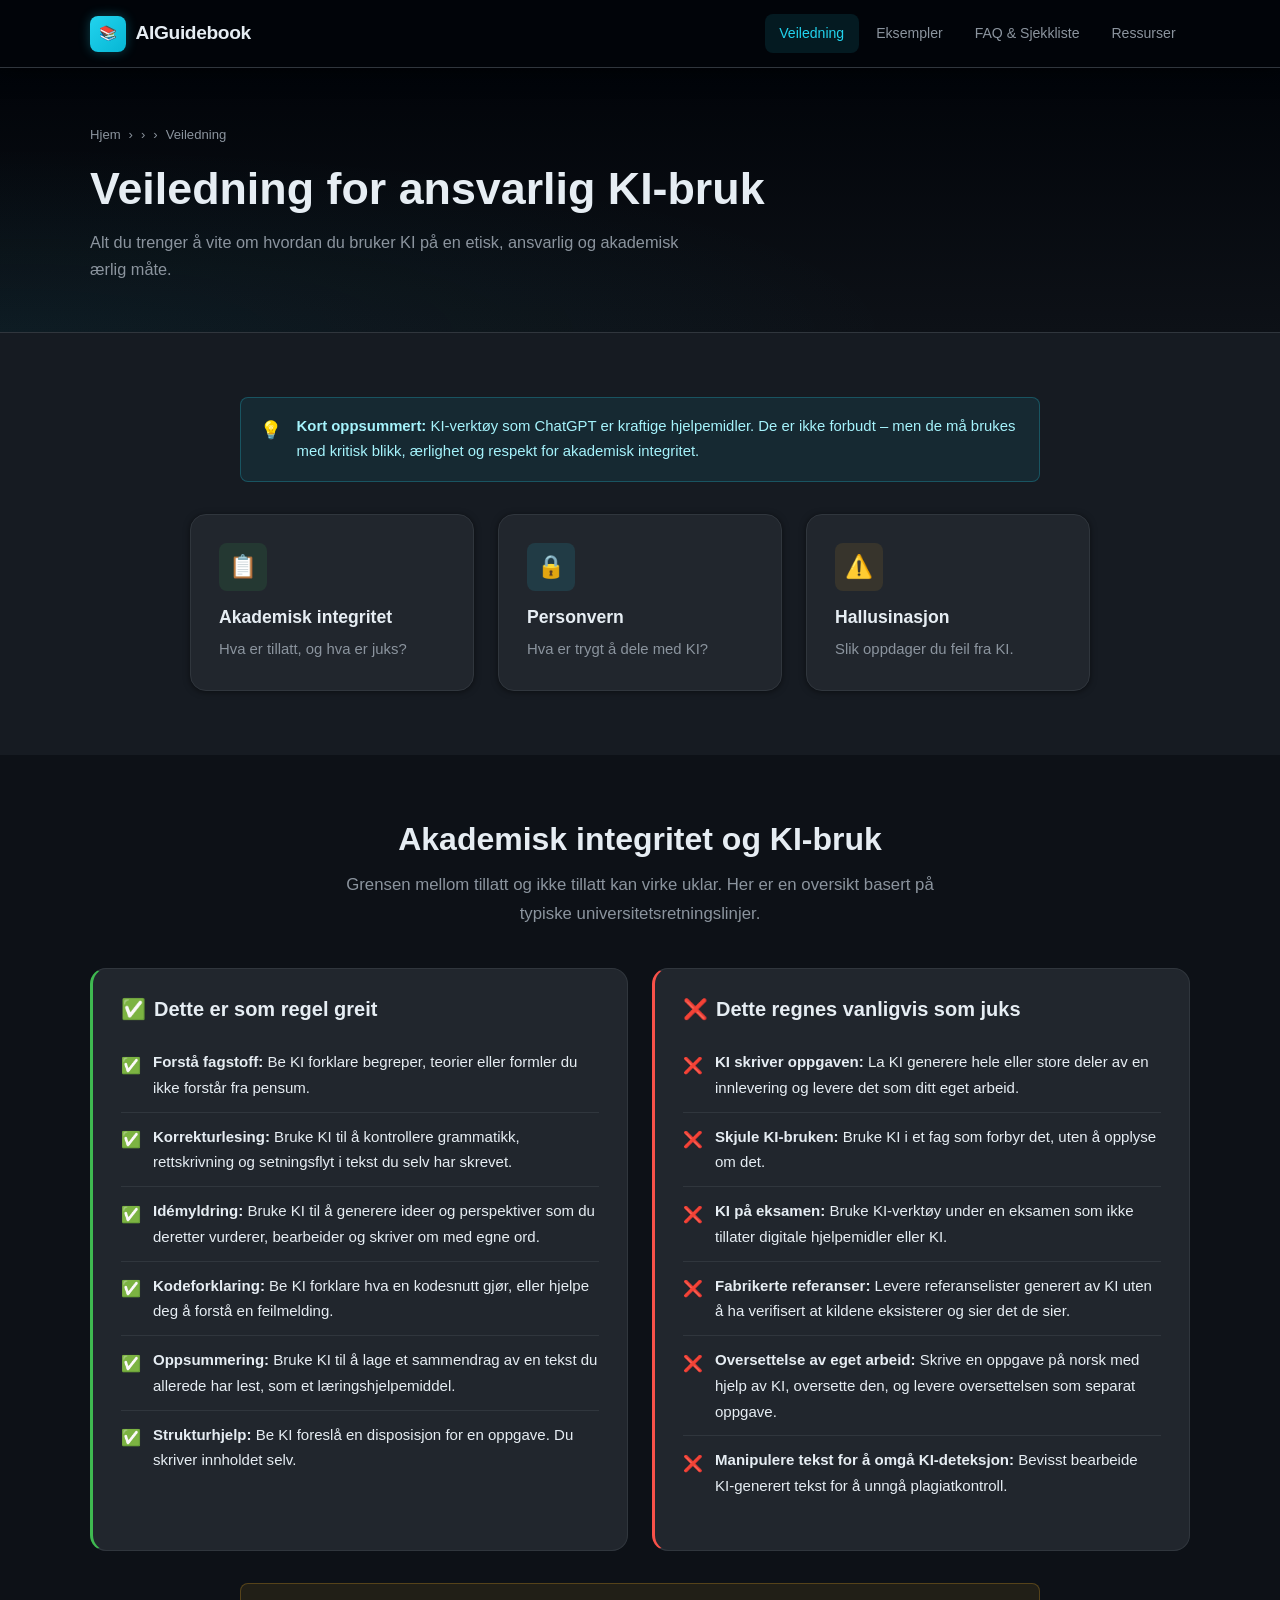
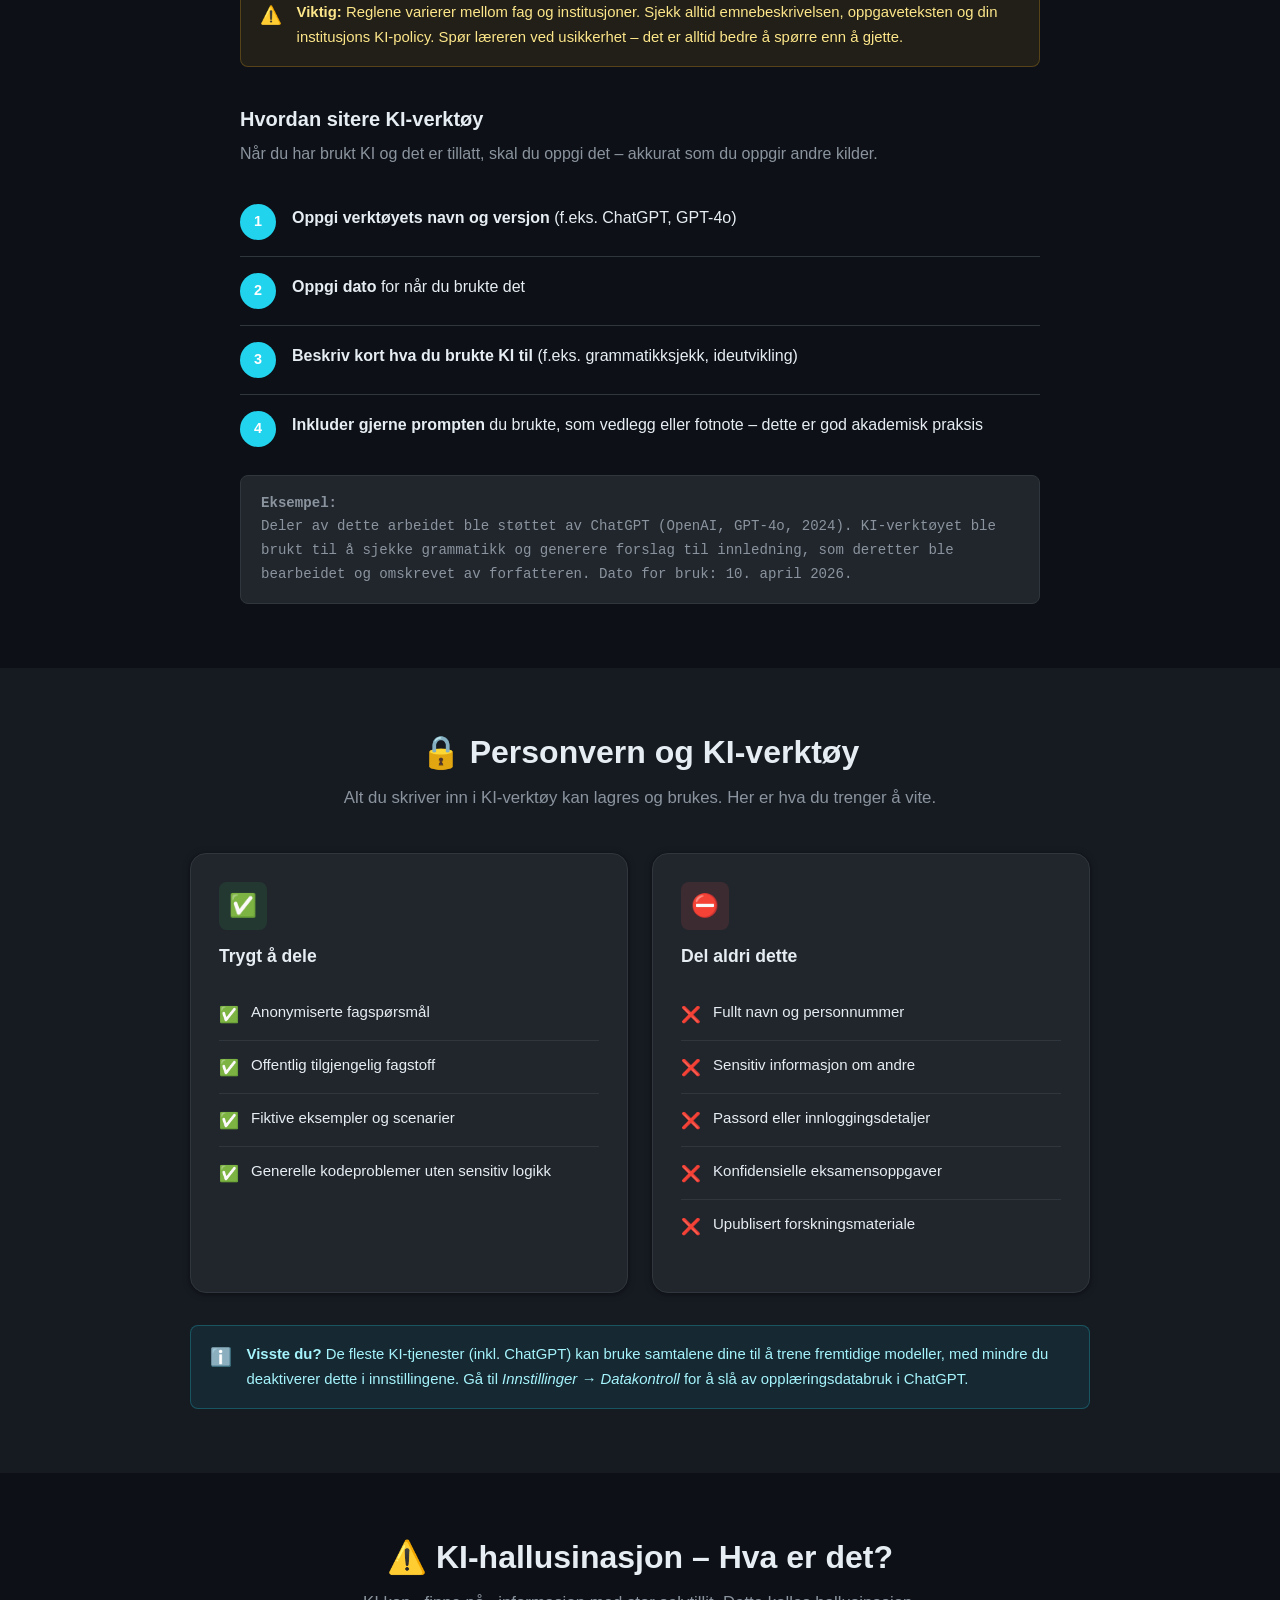
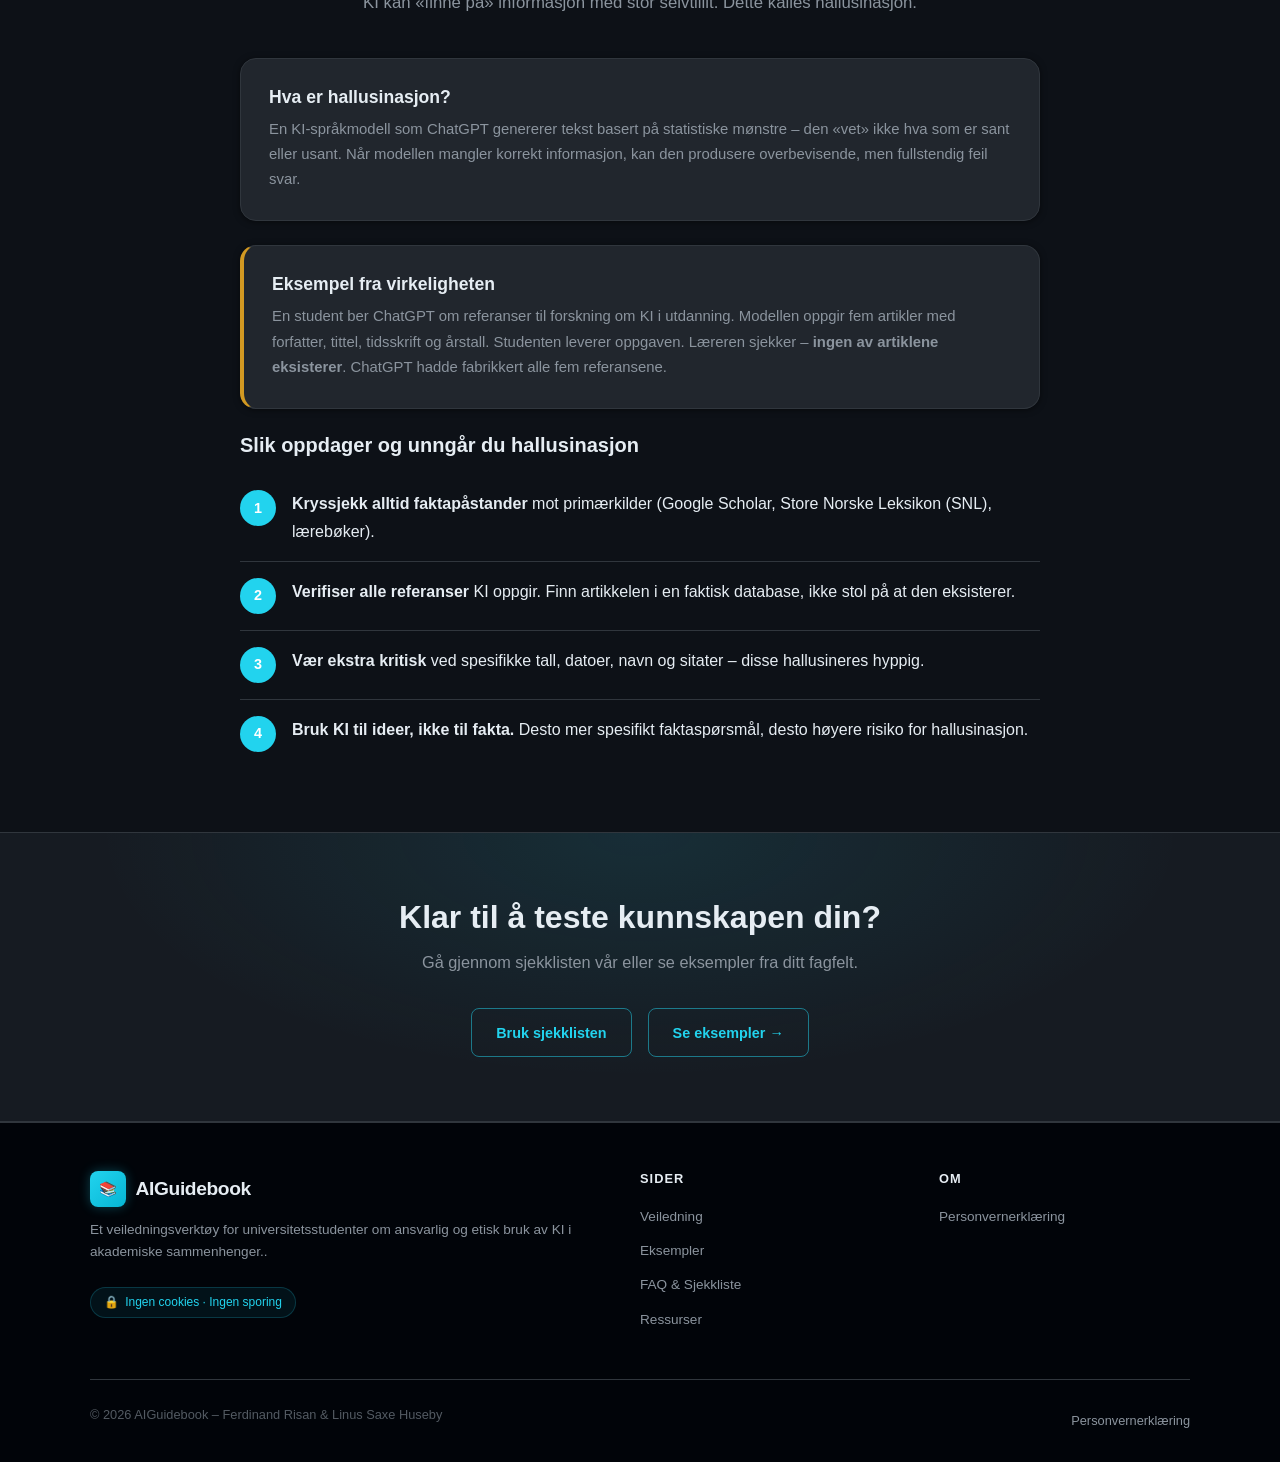
<file: pages/guidelines.html>
<!DOCTYPE html>
<html lang="nb">
<head>
  <meta charset="UTF-8">
  <meta name="viewport" content="width=device-width, initial-scale=1.0">
  <title>Veiledning – AIGuidebook</title>
  <meta name="description" content="Fullstendig veiledning om akseptabel og uakseptabel bruk av KI i studiene, akademisk integritet, personvern og KI-hallusinasjon.">
  <link rel="stylesheet" href="../styles/main.css">
  <link rel="stylesheet" href="../styles/responsive.css">
  <style>
    .rules-grid { display: grid; grid-template-columns: 1fr 1fr; gap: 1.5rem; }
    .anchor-target { scroll-margin-top: calc(var(--nav-h) + 1.5rem); }
    .step-list { counter-reset: steps; list-style: none; }
    .step-list li {
      counter-increment: steps;
      display: flex; gap: 1rem; align-items: flex-start;
      padding: 1rem 0; border-bottom: 1px solid var(--border);
    }
    .step-list li:last-child { border-bottom: none; }
    .step-num {
      display: flex; align-items: center; justify-content: center;
      min-width: 36px; height: 36px;
      background: var(--accent); color: #fff;
      border-radius: 50%; font-weight: 700; font-size: .9rem;
      flex-shrink: 0;
    }
    .cite-box {
      background: #21262d;
      border: 1px solid var(--border);
      border-radius: var(--radius);
      padding: 1rem 1.25rem;
      font-family: 'Courier New', monospace;
      font-size: .88rem;
      color: var(--text-soft);
      margin-top: .75rem;
    }
  </style>
</head>
<body>
  <!-- <a href="#main-content" class="skip-link">Hopp til innhold</a> -->

  <nav class="navbar" aria-label="Hovednavigasjon">
    <div class="container">
      <a href="../index.html" class="nav-logo" aria-label="AIGuidebook – til forsiden">
        <span class="logo-icon" aria-hidden="true">📚</span> AIGuidebook
      </a>
      <button class="nav-toggle" aria-expanded="false" aria-label="Åpne meny" aria-controls="nav-menu">
        <span aria-hidden="true"></span><span aria-hidden="true"></span><span aria-hidden="true"></span>
      </button>
      <ul class="nav-links" id="nav-menu" role="list">
        <!-- <li><a href="../index.html">Hjem</a></li>  -->
        <li><a href="guidelines.html" class="active" aria-current="page">Veiledning</a></li>
        <li><a href="examples.html">Eksempler</a></li>
        <li><a href="faq.html">FAQ &amp; Sjekkliste</a></li>
        <li><a href="resources.html">Ressurser</a></li>
      </ul>
    </div>
  </nav>

  <main id="main-content">

    <!-- PAGE HEADER -->
    <header class="page-header">
      <div class="container">
        <nav class="breadcrumb" aria-label="Navigasjonssti">
          <a href="../index.html">Hjem</a>
          <span aria-hidden="true">›</span>
          <span aria-current="page">Veiledning</span>
        </nav>
        <h1>Veiledning for ansvarlig KI-bruk</h1>
        <p>Alt du trenger å vite om hvordan du bruker KI på en etisk, ansvarlig og akademisk ærlig måte.</p>
      </div>
    </header>

    <!-- INNLEDNING -->
    <section class="section section--alt">
      <div class="container">
        <div class="alert alert--info" style="max-width:800px;margin:0 auto 2rem;">
          <span class="alert-icon" aria-hidden="true">💡</span>
          <div><strong>Kort oppsummert:</strong> KI-verktøy som ChatGPT er kraftige hjelpemidler. De er ikke forbudt – men de må brukes med kritisk blikk, ærlighet og respekt for akademisk integritet.</div>
        </div>
        <div class="grid-3" style="max-width:900px;margin:0 auto;">
          <a href="#integritet" class="card" style="text-decoration:none;color:inherit;">
            <div class="card-icon card-icon--green" aria-hidden="true">📋</div>
            <h3>Akademisk integritet</h3>
            <p>Hva er tillatt, og hva er juks?</p>
          </a>
          <a href="#personvern" class="card" style="text-decoration:none;color:inherit;">
            <div class="card-icon card-icon--blue" aria-hidden="true">🔒</div>
            <h3>Personvern</h3>
            <p>Hva er trygt å dele med KI?</p>
          </a>
          <a href="#hallusinasjon" class="card" style="text-decoration:none;color:inherit;">
            <div class="card-icon card-icon--yellow" aria-hidden="true">⚠️</div>
            <h3>Hallusinasjon</h3>
            <p>Slik oppdager du feil fra KI.</p>
          </a>
        </div>
      </div>
    </section>

    <!-- AKSEPTABEL VS UAKSEPTABEL BRUK -->
    <section class="section anchor-target" id="integritet" aria-labelledby="bruk-heading">
      <div class="container">
        <div class="section-header">
          <h2 id="bruk-heading">Akademisk integritet og KI-bruk</h2>
          <p>Grensen mellom tillatt og ikke tillatt kan virke uklar. Her er en oversikt basert på typiske universitetsretningslinjer.</p>
        </div>

        <div class="rules-grid">
          <!-- TILLATT -->
          <div class="rule-box rule-box--ok" aria-labelledby="ok-heading">
            <h3 id="ok-heading"><span aria-hidden="true">✅</span> Dette er som regel greit</h3>
            <ul class="rule-list" role="list">
              <li>
                <span class="rule-icon" aria-hidden="true">✅</span>
                <div>
                  <strong>Forstå fagstoff:</strong> Be KI forklare begreper, teorier eller formler du ikke forstår fra pensum.
                </div>
              </li>
              <li>
                <span class="rule-icon" aria-hidden="true">✅</span>
                <div>
                  <strong>Korrekturlesing:</strong> Bruke KI til å kontrollere grammatikk, rettskrivning og setningsflyt i tekst du selv har skrevet.
                </div>
              </li>
              <li>
                <span class="rule-icon" aria-hidden="true">✅</span>
                <div>
                  <strong>Idémyldring:</strong> Bruke KI til å generere ideer og perspektiver som du deretter vurderer, bearbeider og skriver om med egne ord.
                </div>
              </li>
              <li>
                <span class="rule-icon" aria-hidden="true">✅</span>
                <div>
                  <strong>Kodeforklaring:</strong> Be KI forklare hva en kodesnutt gjør, eller hjelpe deg å forstå en feilmelding.
                </div>
              </li>
              <li>
                <span class="rule-icon" aria-hidden="true">✅</span>
                <div>
                  <strong>Oppsummering:</strong> Bruke KI til å lage et sammendrag av en tekst du allerede har lest, som et læringshjelpemiddel.
                </div>
              </li>
              <li>
                <span class="rule-icon" aria-hidden="true">✅</span>
                <div>
                  <strong>Strukturhjelp:</strong> Be KI foreslå en disposisjon for en oppgave. Du skriver innholdet selv.
                </div>
              </li>
            </ul>
          </div>

          <!-- IKKE TILLATT -->
          <div class="rule-box rule-box--nok" aria-labelledby="nok-heading">
            <h3 id="nok-heading"><span aria-hidden="true">❌</span> Dette regnes vanligvis som juks</h3>
            <ul class="rule-list" role="list">
              <li>
                <span class="rule-icon" aria-hidden="true">❌</span>
                <div>
                  <strong>KI skriver oppgaven:</strong> La KI generere hele eller store deler av en innlevering og levere det som ditt eget arbeid.
                </div>
              </li>
              <li>
                <span class="rule-icon" aria-hidden="true">❌</span>
                <div>
                  <strong>Skjule KI-bruken:</strong> Bruke KI i et fag som forbyr det, uten å opplyse om det.
                </div>
              </li>
              <li>
                <span class="rule-icon" aria-hidden="true">❌</span>
                <div>
                  <strong>KI på eksamen:</strong> Bruke KI-verktøy under en eksamen som ikke tillater digitale hjelpemidler eller KI.
                </div>
              </li>
              <li>
                <span class="rule-icon" aria-hidden="true">❌</span>
                <div>
                  <strong>Fabrikerte referanser:</strong> Levere referanselister generert av KI uten å ha verifisert at kildene eksisterer og sier det de sier.
                </div>
              </li>
              <li>
                <span class="rule-icon" aria-hidden="true">❌</span>
                <div>
                  <strong>Oversettelse av eget arbeid:</strong> Skrive en oppgave på norsk med hjelp av KI, oversette den, og levere oversettelsen som separat oppgave.
                </div>
              </li>
              <li>
                <span class="rule-icon" aria-hidden="true">❌</span>
                <div>
                  <strong>Manipulere tekst for å omgå KI-deteksjon:</strong> Bevisst bearbeide KI-generert tekst for å unngå plagiatkontroll.
                </div>
              </li>
            </ul>
          </div>
        </div>

        <div class="alert alert--warning" style="margin-top:2rem;max-width:800px;margin-left:auto;margin-right:auto;">
          <span class="alert-icon" aria-hidden="true">⚠️</span>
          <div><strong>Viktig:</strong> Reglene varierer mellom fag og institusjoner. Sjekk alltid emnebeskrivelsen, oppgaveteksten og din institusjons KI-policy. Spør læreren ved usikkerhet – det er alltid bedre å spørre enn å gjette.</div>
        </div>

        <!-- SITERING -->
        <div style="max-width:800px;margin:2.5rem auto 0;" id="sitering">
          <h3>Hvordan sitere KI-verktøy</h3>
          <p style="margin-top:.5rem;color:var(--text-soft);">Når du har brukt KI og det er tillatt, skal du oppgi det – akkurat som du oppgir andre kilder.</p>
          <ol class="step-list" style="margin-top:1.25rem;" aria-label="Siteringssteg">
            <li>
              <div class="step-num" aria-hidden="true">1</div>
              <div><strong>Oppgi verktøyets navn og versjon</strong> (f.eks. ChatGPT, GPT-4o)</div>
            </li>
            <li>
              <div class="step-num" aria-hidden="true">2</div>
              <div><strong>Oppgi dato</strong> for når du brukte det</div>
            </li>
            <li>
              <div class="step-num" aria-hidden="true">3</div>
              <div><strong>Beskriv kort hva du brukte KI til</strong> (f.eks. grammatikksjekk, ideutvikling)</div>
            </li>
            <li>
              <div class="step-num" aria-hidden="true">4</div>
              <div><strong>Inkluder gjerne prompten</strong> du brukte, som vedlegg eller fotnote – dette er god akademisk praksis</div>
            </li>
          </ol>
          <div class="cite-box" role="note" aria-label="Eksempel på KI-sitering">
            <strong>Eksempel:</strong><br>
            Deler av dette arbeidet ble støttet av ChatGPT (OpenAI, GPT-4o, 2024). KI-verktøyet ble brukt til å sjekke grammatikk og generere forslag til innledning, som deretter ble bearbeidet og omskrevet av forfatteren. Dato for bruk: 10. april 2026.
          </div>
        </div>
      </div>
    </section>

    <!-- PERSONVERN -->
    <section class="section section--alt anchor-target" id="personvern" aria-labelledby="personvern-heading">
      <div class="container">
        <div class="section-header">
          <h2 id="personvern-heading">🔒 Personvern og KI-verktøy</h2>
          <p>Alt du skriver inn i KI-verktøy kan lagres og brukes. Her er hva du trenger å vite.</p>
        </div>
        <div class="grid-2" style="max-width:900px;margin:0 auto;">
          <div class="card">
            <div class="card-icon card-icon--green" aria-hidden="true">✅</div>
            <h3>Trygt å dele</h3>
            <ul class="rule-list" role="list">
              <li><span class="rule-icon" aria-hidden="true">✅</span> Anonymiserte fagspørsmål</li>
              <li><span class="rule-icon" aria-hidden="true">✅</span> Offentlig tilgjengelig fagstoff</li>
              <li><span class="rule-icon" aria-hidden="true">✅</span> Fiktive eksempler og scenarier</li>
              <li><span class="rule-icon" aria-hidden="true">✅</span> Generelle kodeproblemer uten sensitiv logikk</li>
            </ul>
          </div>
          <div class="card">
            <div class="card-icon card-icon--red" aria-hidden="true">⛔</div>
            <h3>Del aldri dette</h3>
            <ul class="rule-list" role="list">
              <li><span class="rule-icon" aria-hidden="true">❌</span> Fullt navn og personnummer</li>
              <li><span class="rule-icon" aria-hidden="true">❌</span> Sensitiv informasjon om andre</li>
              <li><span class="rule-icon" aria-hidden="true">❌</span> Passord eller innloggingsdetaljer</li>
              <li><span class="rule-icon" aria-hidden="true">❌</span> Konfidensielle eksamensoppgaver</li>
              <li><span class="rule-icon" aria-hidden="true">❌</span> Upublisert forskningsmateriale</li>
            </ul>
          </div>
        </div>

        <div class="alert alert--info" style="max-width:900px;margin:2rem auto 0;">
          <span class="alert-icon" aria-hidden="true">ℹ️</span>
          <div>
            <strong>Visste du?</strong> De fleste KI-tjenester (inkl. ChatGPT) kan bruke samtalene dine til å trene fremtidige modeller, med mindre du deaktiverer dette i innstillingene. Gå til <em>Innstillinger → Datakontroll</em> for å slå av opplæringsdatabruk i ChatGPT.
          </div>
        </div>
      </div>
    </section>

    <!-- HALLUSINASJON -->
    <section class="section anchor-target" id="hallusinasjon" aria-labelledby="hall-heading">
      <div class="container">
        <div class="section-header">
          <h2 id="hall-heading">⚠️ KI-hallusinasjon – Hva er det?</h2>
          <p>KI kan «finne på» informasjon med stor selvtillit. Dette kalles hallusinasjon.</p>
        </div>
        <div style="max-width:800px;margin:0 auto;">
          <div class="card" style="margin-bottom:1.5rem;">
            <h3>Hva er hallusinasjon?</h3>
            <p>En KI-språkmodell som ChatGPT genererer tekst basert på statistiske mønstre – den «vet» ikke hva som er sant eller usant. Når modellen mangler korrekt informasjon, kan den produsere overbevisende, men fullstendig feil svar.</p>
          </div>

          <div class="card" style="border-left:4px solid var(--warning);margin-bottom:1.5rem;">
            <h3>Eksempel fra virkeligheten</h3>
            <p>En student ber ChatGPT om referanser til forskning om KI i utdanning. Modellen oppgir fem artikler med forfatter, tittel, tidsskrift og årstall. Studenten leverer oppgaven. Læreren sjekker – <strong>ingen av artiklene eksisterer</strong>. ChatGPT hadde fabrikkert alle fem referansene.</p>
          </div>

          <h3 style="margin-bottom:1rem;">Slik oppdager og unngår du hallusinasjon</h3>
          <ol class="step-list" aria-label="Steg for å unngå hallusinasjon">
            <li>
              <div class="step-num" aria-hidden="true">1</div>
              <div><strong>Kryssjekk alltid faktapåstander</strong> mot primærkilder (Google Scholar, Store Norske Leksikon (SNL), lærebøker).</div>
            </li>
            <li>
              <div class="step-num" aria-hidden="true">2</div>
              <div><strong>Verifiser alle referanser</strong> KI oppgir. Finn artikkelen i en faktisk database, ikke stol på at den eksisterer.</div>
            </li>
            <li>
              <div class="step-num" aria-hidden="true">3</div>
              <div><strong>Vær ekstra kritisk</strong> ved spesifikke tall, datoer, navn og sitater – disse hallusineres hyppig.</div>
            </li>
            <li>
              <div class="step-num" aria-hidden="true">4</div>
              <div><strong>Bruk KI til ideer, ikke til fakta.</strong> Desto mer spesifikt faktaspørsmål, desto høyere risiko for hallusinasjon.</div>
            </li>
          </ol>
        </div>
      </div>
    </section>

    <!-- CTA -->
    <section class="cta-banner" aria-labelledby="cta-g-heading">
      <div class="container">
        <h2 id="cta-g-heading">Klar til å teste kunnskapen din?</h2>
        <p>Gå gjennom sjekklisten vår eller se eksempler fra ditt fagfelt.</p>
        <div class="cta-actions">
          <a href="faq.html#sjekkliste" class="btn btn-outline">Bruk sjekklisten</a>
          <a href="examples.html" class="btn btn-outline">Se eksempler →</a>
        </div>
      </div>
    </section>

  </main>

  <footer class="footer" role="contentinfo">
    <div class="container">
      <div class="footer-grid">
        <div class="footer-brand">
          <a href="../index.html" class="nav-logo"><span class="logo-icon" aria-hidden="true">📚</span> AIGuidebook</a>
          <p>Et veiledningsverktøy for universitetsstudenter om ansvarlig og etisk bruk av KI i akademiske sammenhenger..</p>
          <div class="gdpr-notice" style="margin-top:.75rem;"><span aria-hidden="true">🔒</span> Ingen cookies · Ingen sporing</div>
        </div>
        <div class="footer-col">
          <h4>Sider</h4>
          <ul role="list">
            <li><a href="guidelines.html">Veiledning</a></li>
            <li><a href="examples.html">Eksempler</a></li>
            <li><a href="faq.html">FAQ &amp; Sjekkliste</a></li>
            <li><a href="resources.html">Ressurser</a></li>
          </ul>
        </div>
        <div class="footer-col">
          <h4>Om</h4>
          <ul role="list"><li><a href="privacy.html">Personvernerklæring</a></li></ul>
        </div>
      </div>
      <div class="footer-bottom">
        <p>© 2026 AIGuidebook – Ferdinand Risan &amp; Linus Saxe Huseby</p>
        <a href="privacy.html">Personvernerklæring</a>
      </div>
    </div>
  </footer>

  <script src="../scripts/main.js"></script>
</body>
</html>
</file>
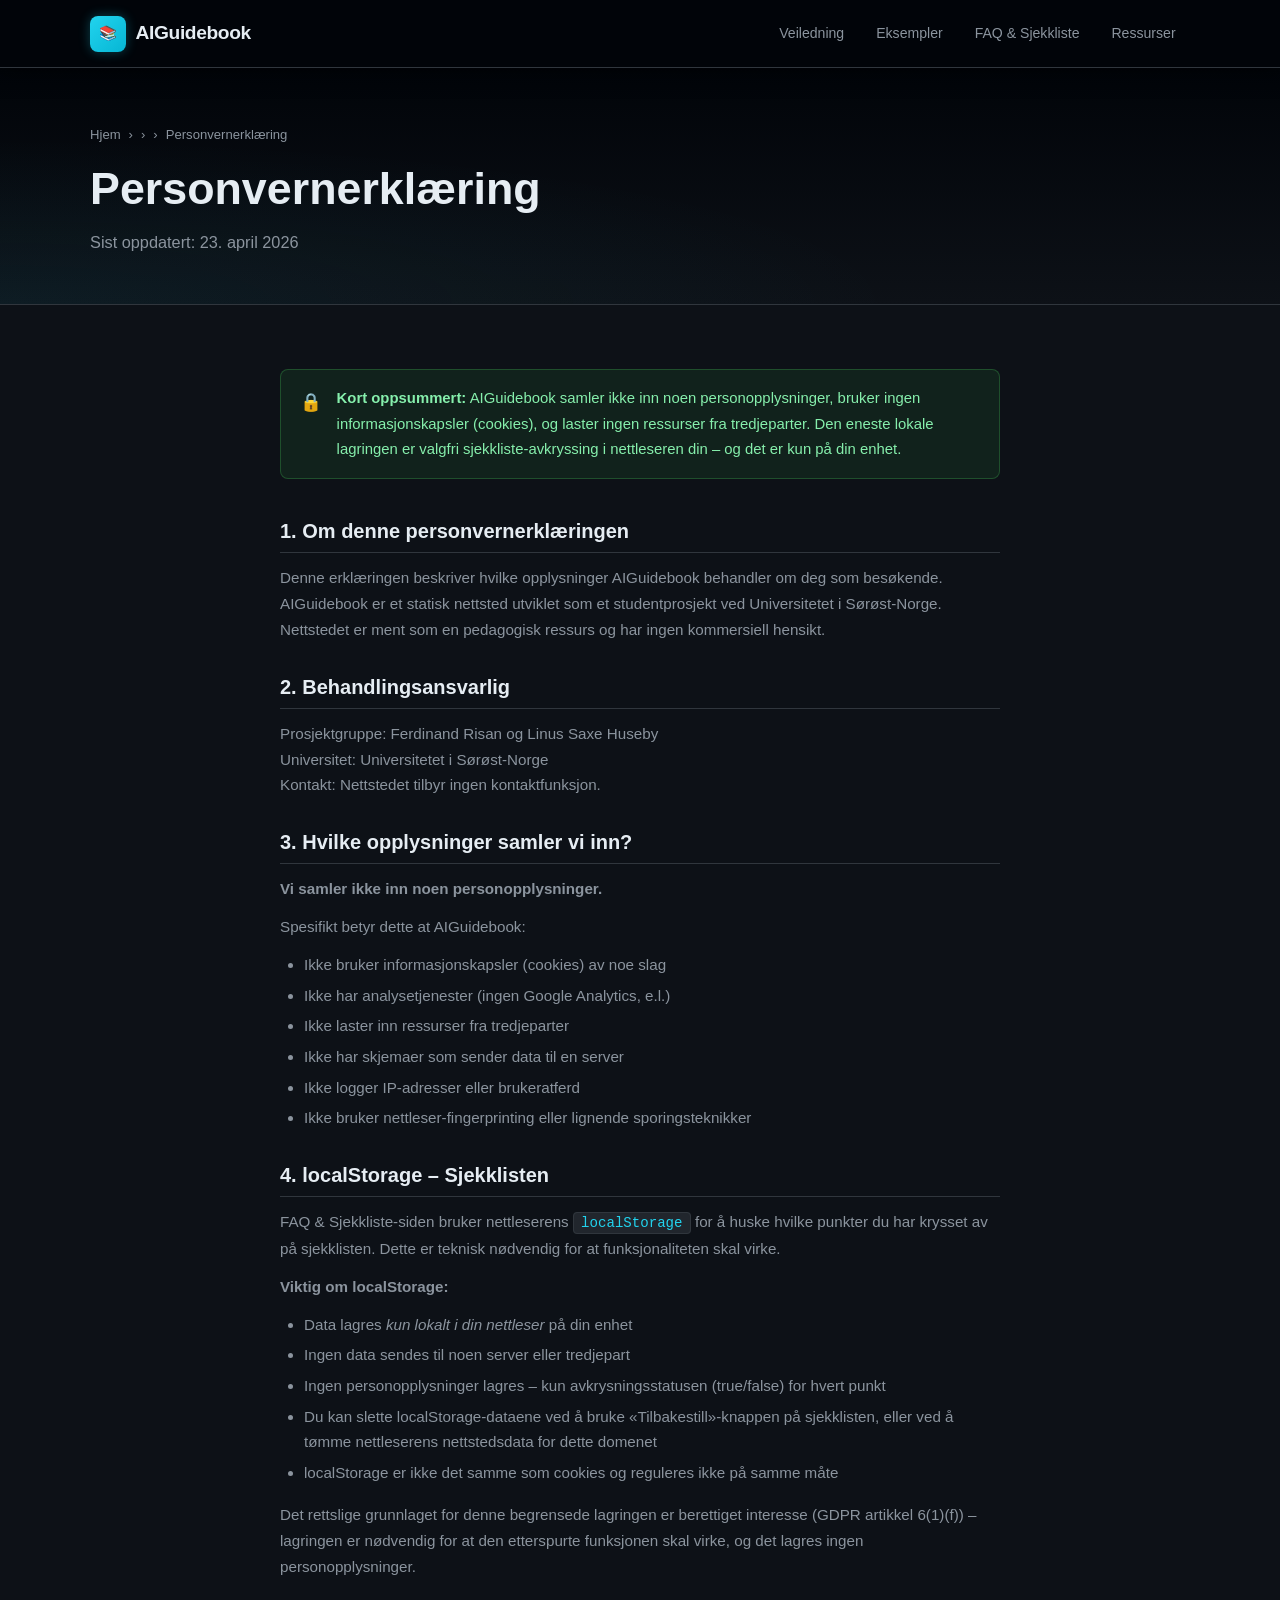
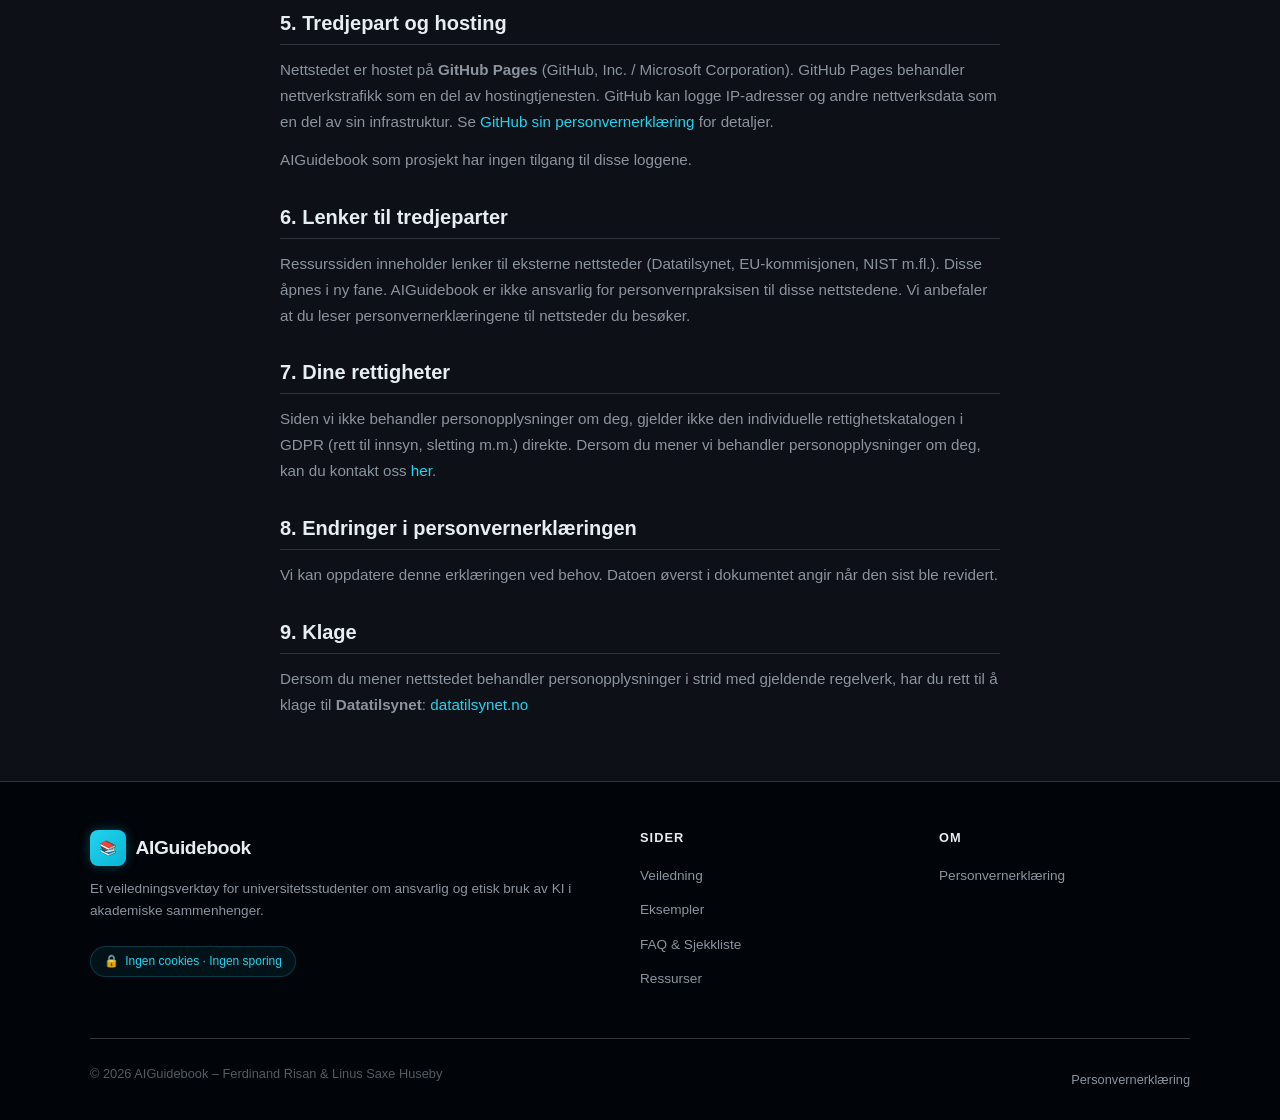
<file: pages/privacy.html>
<!DOCTYPE html>
<html lang="nb">
<head>
  <meta charset="UTF-8">
  <meta name="viewport" content="width=device-width, initial-scale=1.0">
  <title>Personvernerklæring – AIGuidebook</title>
  <meta name="description" content="Personvernerklæring for AIGuidebook. Vi samler ikke inn personopplysninger og bruker ingen informasjonskapsler.">
  <link rel="stylesheet" href="../styles/main.css">
  <link rel="stylesheet" href="../styles/responsive.css">
</head>
<body>
  <!-- <a href="#main-content" class="skip-link">Hopp til innhold</a> -->

  <nav class="navbar" aria-label="Hovednavigasjon">
    <div class="container">
      <a href="../index.html" class="nav-logo" aria-label="AIGuidebook – til forsiden">
        <span class="logo-icon" aria-hidden="true">📚</span> AIGuidebook
      </a>
      <button class="nav-toggle" aria-expanded="false" aria-label="Åpne meny" aria-controls="nav-menu">
        <span aria-hidden="true"></span><span aria-hidden="true"></span><span aria-hidden="true"></span>
      </button>
      <ul class="nav-links" id="nav-menu" role="list">
        <!-- <li><a href="../index.html">Hjem</a></li> -->
        <li><a href="guidelines.html">Veiledning</a></li>
        <li><a href="examples.html">Eksempler</a></li>
        <li><a href="faq.html">FAQ &amp; Sjekkliste</a></li>
        <li><a href="resources.html">Ressurser</a></li>
      </ul>
    </div>
  </nav>

  <main id="main-content">

    <header class="page-header">
      <div class="container">
        <nav class="breadcrumb" aria-label="Navigasjonssti">
          <a href="../index.html">Hjem</a>
          <span aria-hidden="true">›</span>
          <span aria-current="page">Personvernerklæring</span>
        </nav>
        <h1>Personvernerklæring</h1>
        <p>Sist oppdatert: 23. april 2026</p>
      </div>
    </header>

    <section class="section" aria-labelledby="privacy-heading">
      <div class="container" style="max-width:760px;">

        <!-- OPPSUMMERING -->
        <div class="alert alert--success" style="margin-bottom:2.5rem;">
          <span class="alert-icon" aria-hidden="true">🔒</span>
          <div>
            <strong>Kort oppsummert:</strong> AIGuidebook samler ikke inn noen personopplysninger, bruker ingen informasjonskapsler (cookies), og laster ingen ressurser fra tredjeparter. Den eneste lokale lagringen er valgfri sjekkliste-avkryssing i nettleseren din – og det er kun på din enhet.
          </div>
        </div>

        <article class="prose" aria-labelledby="privacy-heading">
          <h2 id="privacy-heading">1. Om denne personvernerklæringen</h2>
          <p>Denne erklæringen beskriver hvilke opplysninger AIGuidebook behandler om deg som besøkende. AIGuidebook er et statisk nettsted utviklet som et studentprosjekt ved Universitetet i Sørøst-Norge. Nettstedet er ment som en pedagogisk ressurs og har ingen kommersiell hensikt.</p>

          <h2>2. Behandlingsansvarlig</h2>
          <p>Prosjektgruppe: Ferdinand Risan og Linus Saxe Huseby<br>
          Universitet: Universitetet i Sørøst-Norge<br>
          Kontakt: Nettstedet tilbyr ingen kontaktfunksjon.</p>

          <h2>3. Hvilke opplysninger samler vi inn?</h2>
          <p><strong>Vi samler ikke inn noen personopplysninger.</strong></p>
          <p>Spesifikt betyr dette at AIGuidebook:</p>
          <ul>
            <li>Ikke bruker informasjonskapsler (cookies) av noe slag</li>
            <li>Ikke har analysetjenester (ingen Google Analytics, e.l.)</li>
            <li>Ikke laster inn ressurser fra tredjeparter</li>
            <li>Ikke har skjemaer som sender data til en server</li>
            <li>Ikke logger IP-adresser eller brukeratferd</li>
            <li>Ikke bruker nettleser-fingerprinting eller lignende sporingsteknikker</li>
          </ul>

          <h2>4. localStorage – Sjekklisten</h2>
          <p>FAQ &amp; Sjekkliste-siden bruker nettleserens <code>localStorage</code> for å huske hvilke punkter du har krysset av på sjekklisten. Dette er teknisk nødvendig for at funksjonaliteten skal virke.</p>
          <p><strong>Viktig om localStorage:</strong></p>
          <ul>
            <li>Data lagres <em>kun lokalt i din nettleser</em> på din enhet</li>
            <li>Ingen data sendes til noen server eller tredjepart</li>
            <li>Ingen personopplysninger lagres – kun avkrysningsstatusen (true/false) for hvert punkt</li>
            <li>Du kan slette localStorage-dataene ved å bruke «Tilbakestill»-knappen på sjekklisten, eller ved å tømme nettleserens nettstedsdata for dette domenet</li>
            <li>localStorage er ikke det samme som cookies og reguleres ikke på samme måte</li>
          </ul>
          <p>Det rettslige grunnlaget for denne begrensede lagringen er berettiget interesse (GDPR artikkel 6(1)(f)) – lagringen er nødvendig for at den etterspurte funksjonen skal virke, og det lagres ingen personopplysninger.</p>

          <h2>5. Tredjepart og hosting</h2>
          <p>Nettstedet er hostet på <strong>GitHub Pages</strong> (GitHub, Inc. / Microsoft Corporation). GitHub Pages behandler nettverkstrafikk som en del av hostingtjenesten. GitHub kan logge IP-adresser og andre nettverksdata som en del av sin infrastruktur. Se <a href="https://docs.github.com/en/site-policy/privacy-policies/github-general-privacy-statement" target="_blank" rel="noopener noreferrer">GitHub sin personvernerklæring</a> for detaljer.</p>
          <p>AIGuidebook som prosjekt har ingen tilgang til disse loggene.</p>

          <h2>6. Lenker til tredjeparter</h2>
          <p>Ressurssiden inneholder lenker til eksterne nettsteder (Datatilsynet, EU-kommisjonen, NIST m.fl.). Disse åpnes i ny fane. AIGuidebook er ikke ansvarlig for personvernpraksisen til disse nettstedene. Vi anbefaler at du leser personvernerklæringene til nettsteder du besøker.</p>

          <h2>7. Dine rettigheter</h2>
          <p>Siden vi ikke behandler personopplysninger om deg, gjelder ikke den individuelle rettighetskatalogen i GDPR (rett til innsyn, sletting m.m.) direkte. Dersom du mener vi behandler personopplysninger om deg, kan du kontakt oss <a href="https://www.youtube.com/watch?v=E4WlUXrJgy4">her</a>.</p>

          <h2>8. Endringer i personvernerklæringen</h2>
          <p>Vi kan oppdatere denne erklæringen ved behov. Datoen øverst i dokumentet angir når den sist ble revidert.</p>

          <h2>9. Klage</h2>
          <p>Dersom du mener nettstedet behandler personopplysninger i strid med gjeldende regelverk, har du rett til å klage til <strong>Datatilsynet</strong>: <a href="https://www.datatilsynet.no" target="_blank" rel="noopener noreferrer">datatilsynet.no</a></p>
        </article>

      </div>
    </section>

  </main>

  <footer class="footer" role="contentinfo">
    <div class="container">
      <div class="footer-grid">
        <div class="footer-brand">
          <a href="../index.html" class="nav-logo"><span class="logo-icon" aria-hidden="true">📚</span> AIGuidebook</a>
          <p>Et veiledningsverktøy for universitetsstudenter om ansvarlig og etisk bruk av KI i akademiske sammenhenger.</p>
          <div class="gdpr-notice" style="margin-top:.75rem;"><span aria-hidden="true">🔒</span> Ingen cookies · Ingen sporing</div>
        </div>
        <div class="footer-col">
          <h4>Sider</h4>
          <ul role="list">
            <li><a href="guidelines.html">Veiledning</a></li>
            <li><a href="examples.html">Eksempler</a></li>
            <li><a href="faq.html">FAQ &amp; Sjekkliste</a></li>
            <li><a href="resources.html">Ressurser</a></li>
          </ul>
        </div>
        <div class="footer-col">
          <h4>Om</h4>
          <ul role="list"><li><a href="privacy.html" aria-current="page">Personvernerklæring</a></li></ul>
        </div>
      </div>
      <div class="footer-bottom">
        <p>© 2026 AIGuidebook – Ferdinand Risan &amp; Linus Saxe Huseby</p>
        <a href="privacy.html">Personvernerklæring</a>
      </div>
    </div>
  </footer>

  <script src="../scripts/main.js"></script>
</body>
</html>
</file>
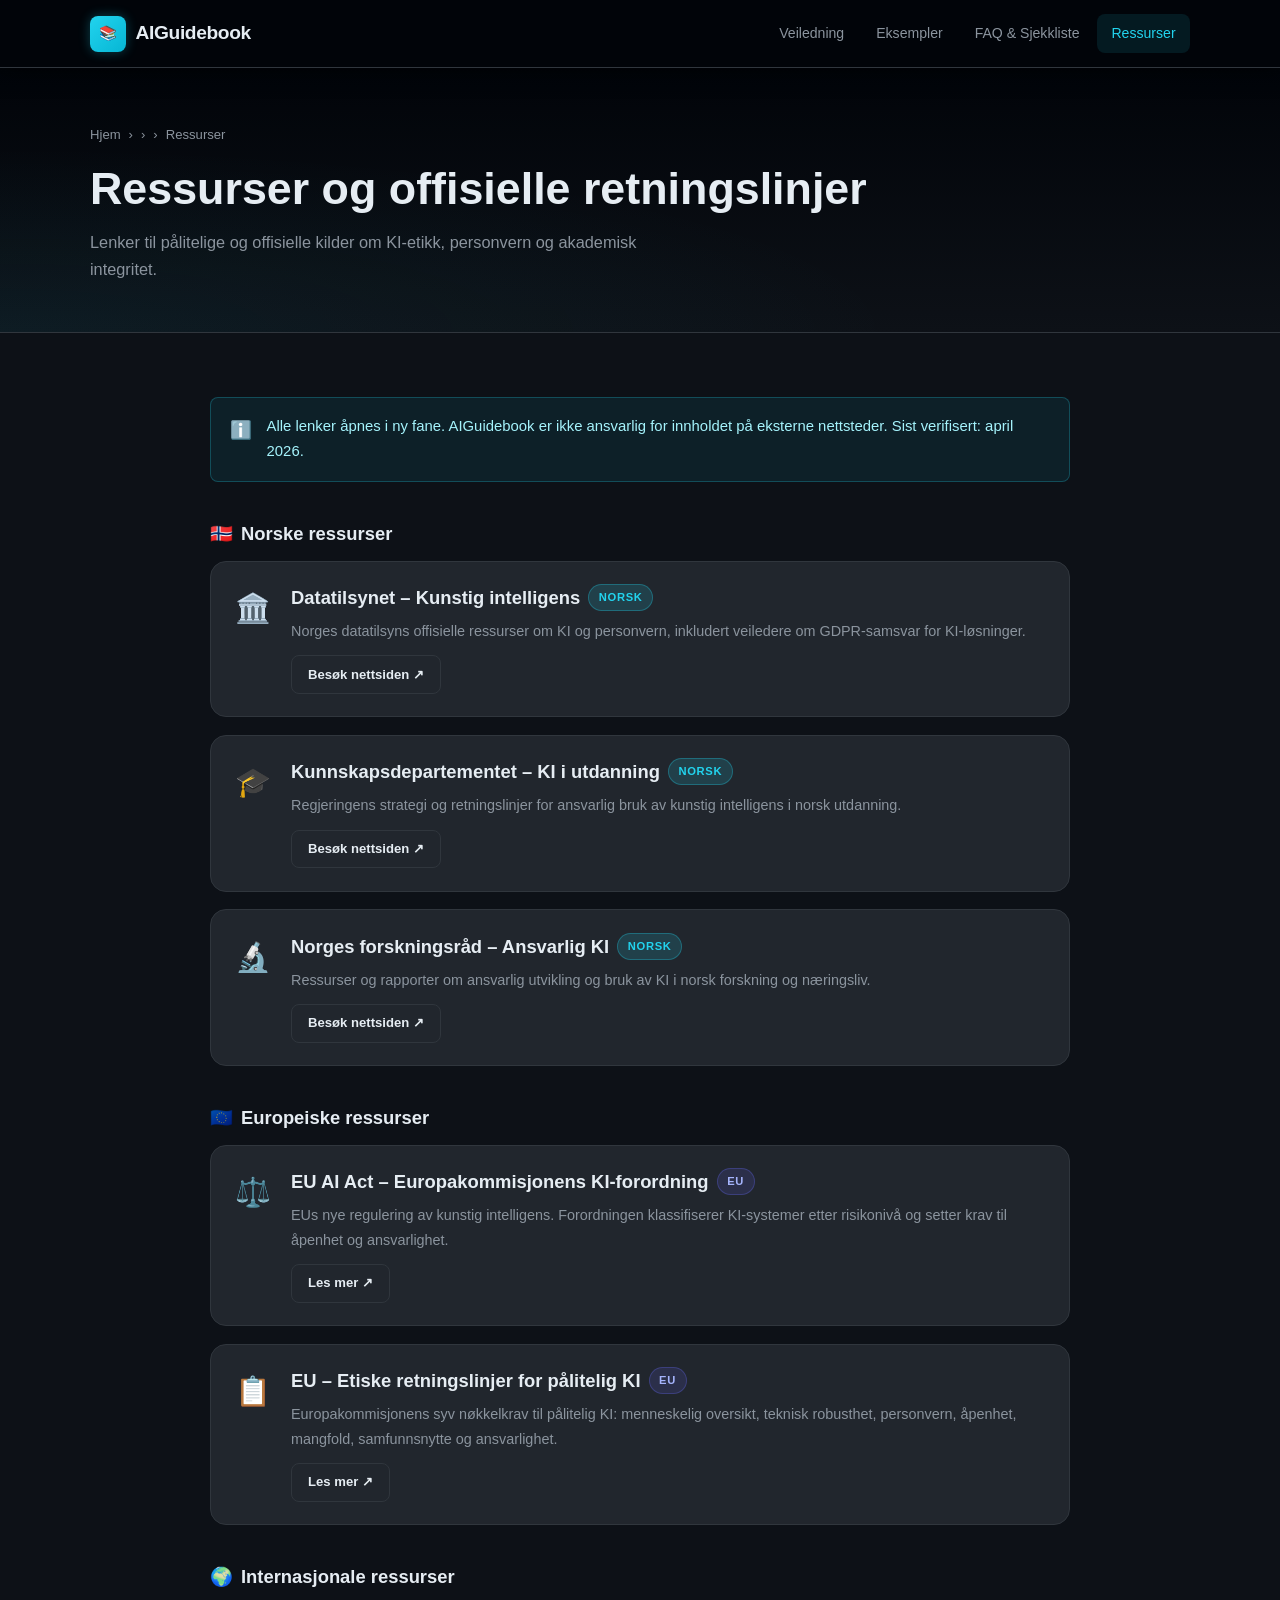
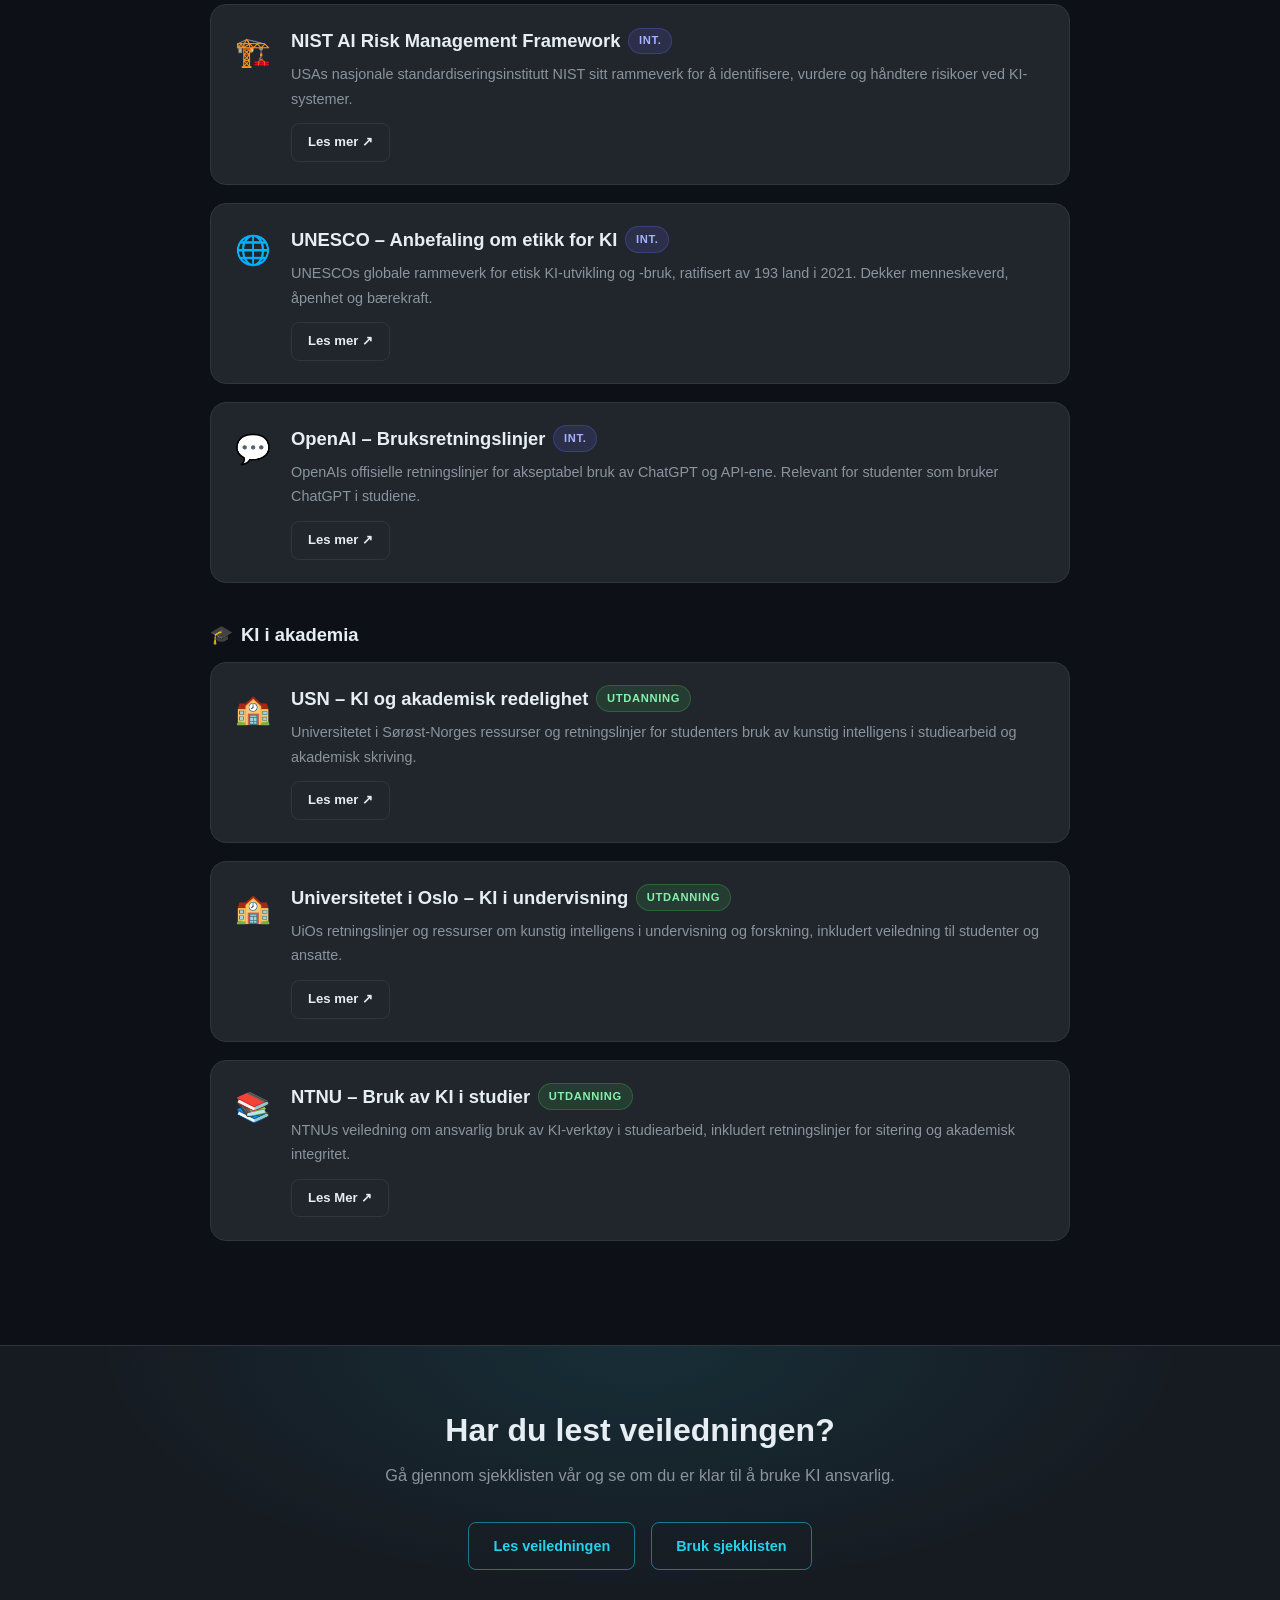
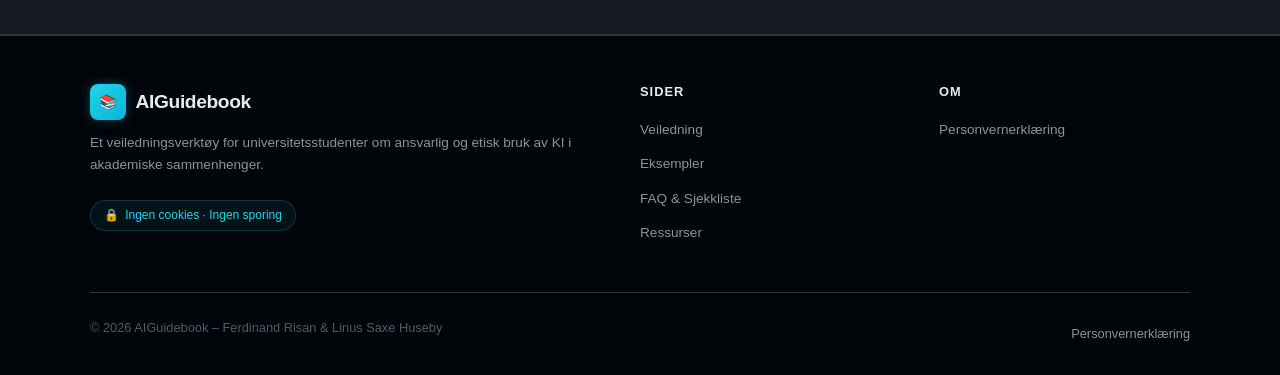
<file: pages/resources.html>
<!DOCTYPE html>
<html lang="nb">
<head>
  <meta charset="UTF-8">
  <meta name="viewport" content="width=device-width, initial-scale=1.0">
  <title>Ressurser – AIGuidebook</title>
  <meta name="description" content="Lenker til offisielle retningslinjer og ressurser om KI-etikk fra Datatilsynet, EU, NIST og norske universiteter.">
  <link rel="stylesheet" href="../styles/main.css">
  <link rel="stylesheet" href="../styles/responsive.css">
  <style>
    .resource-grid { display: grid; gap: 1.1rem; }
    .resource-category { margin-bottom: 2.5rem; }
    .resource-category h3 { margin-bottom: 1rem; display: flex; align-items: center; gap: .5rem; font-size: 1.15rem; }
  </style>
</head>
<body>
  <!--<a href="#main-content" class="skip-link">Hopp til innhold</a> -->

  <nav class="navbar" aria-label="Hovednavigasjon">
    <div class="container">
      <a href="../index.html" class="nav-logo" aria-label="AIGuidebook – til forsiden">
        <span class="logo-icon" aria-hidden="true">📚</span> AIGuidebook
      </a>
      <button class="nav-toggle" aria-expanded="false" aria-label="Åpne meny" aria-controls="nav-menu">
        <span aria-hidden="true"></span><span aria-hidden="true"></span><span aria-hidden="true"></span>
      </button>
      <ul class="nav-links" id="nav-menu" role="list">
        <!-- <li><a href="../index.html">Hjem</a></li> -->
        <li><a href="guidelines.html">Veiledning</a></li>
        <li><a href="examples.html">Eksempler</a></li>
        <li><a href="faq.html">FAQ &amp; Sjekkliste</a></li>
        <li><a href="resources.html" class="active" aria-current="page">Ressurser</a></li>
      </ul>
    </div>
  </nav>

  <main id="main-content">

    <header class="page-header">
      <div class="container">
        <nav class="breadcrumb" aria-label="Navigasjonssti">
          <a href="../index.html">Hjem</a>
          <span aria-hidden="true">›</span>
          <span aria-current="page">Ressurser</span>
        </nav>
        <h1>Ressurser og offisielle retningslinjer</h1>
        <p>Lenker til pålitelige og offisielle kilder om KI-etikk, personvern og akademisk integritet.</p>
      </div>
    </header>

    <section class="section" aria-labelledby="resources-heading">
      <div class="container" style="max-width:900px;">

        <div class="alert alert--info" style="margin-bottom:2.5rem;">
          <span class="alert-icon" aria-hidden="true">ℹ️</span>
          <div>Alle lenker åpnes i ny fane. AIGuidebook er ikke ansvarlig for innholdet på eksterne nettsteder. Sist verifisert: april 2026.</div>
        </div>

        <!-- NORSKE RESSURSER -->
        <div class="resource-category">
          <h3 id="resources-heading"><span aria-hidden="true">🇳🇴</span> Norske ressurser</h3>
          <div class="resource-grid">

            <div class="resource-card">
              <div class="resource-icon" aria-hidden="true">🏛️</div>
              <div class="resource-info">
                <div style="display:flex;align-items:center;gap:.5rem;margin-bottom:.5rem;">
                  <h3 style="margin:0;">Datatilsynet – Kunstig intelligens</h3>
                  <span class="resource-badge badge--no">Norsk</span>
                </div>
                <p>Norges datatilsyns offisielle ressurser om KI og personvern, inkludert veiledere om GDPR-samsvar for KI-løsninger.</p>
                <a href="https://www.datatilsynet.no/regelverk-og-verktoy/rapporter-og-utredninger/kunstig-intelligens/" target="_blank" rel="noopener noreferrer" class="btn btn-sm btn-dark" aria-label="Besøk Datatilsynets KI-ressurser (åpner i ny fane)">
                  Besøk nettsiden ↗
                </a>
              </div>
            </div>

            <div class="resource-card">
              <div class="resource-icon" aria-hidden="true">🎓</div>
              <div class="resource-info">
                <div style="display:flex;align-items:center;gap:.5rem;margin-bottom:.5rem;">
                  <h3 style="margin:0;">Kunnskapsdepartementet – KI i utdanning</h3>
                  <span class="resource-badge badge--no">Norsk</span>
                </div>
                <p>Regjeringens strategi og retningslinjer for ansvarlig bruk av kunstig intelligens i norsk utdanning.</p>
                <a href="https://www.regjeringen.no/no/dokumenter/nasjonal-strategi-for-kunstig-intelligens/id2685594/?ch=7" target="_blank" rel="noopener noreferrer" class="btn btn-sm btn-dark" aria-label="Besøk Kunnskapsdepartementets sider (åpner i ny fane)">
                  Besøk nettsiden ↗
                </a>
              </div>
            </div>

            <div class="resource-card">
              <div class="resource-icon" aria-hidden="true">🔬</div>
              <div class="resource-info">
                <div style="display:flex;align-items:center;gap:.5rem;margin-bottom:.5rem;">
                  <h3 style="margin:0;">Norges forskningsråd – Ansvarlig KI</h3>
                  <span class="resource-badge badge--no">Norsk</span>
                </div>
                <p>Ressurser og rapporter om ansvarlig utvikling og bruk av KI i norsk forskning og næringsliv.</p>
                <a href="https://www.forskningsradet.no/forskningspolitikk-strategi/ltp/kunstig-intelligens/" target="_blank" rel="noopener noreferrer" class="btn btn-sm btn-dark" aria-label="Besøk Norges forskningsråd (åpner i ny fane)">
                  Besøk nettsiden ↗
                </a>
              </div>
            </div>
          </div>
        </div>

        <!-- EUROPEISKE RESSURSER -->
        <div class="resource-category">
          <h3><span aria-hidden="true">🇪🇺</span> Europeiske ressurser</h3>
          <div class="resource-grid">

            <div class="resource-card">
              <div class="resource-icon" aria-hidden="true">⚖️</div>
              <div class="resource-info">
                <div style="display:flex;align-items:center;gap:.5rem;margin-bottom:.5rem;">
                  <h3 style="margin:0;">EU AI Act – Europakommisjonens KI-forordning</h3>
                  <span class="resource-badge badge--int">EU</span>
                </div>
                <p>EUs nye regulering av kunstig intelligens. Forordningen klassifiserer KI-systemer etter risikonivå og setter krav til åpenhet og ansvarlighet.</p>
                <a href="https://digital-strategy.ec.europa.eu/en/policies/regulatory-framework-ai" target="_blank" rel="noopener noreferrer" class="btn btn-sm btn-dark" aria-label="Les om EU AI Act (åpner i ny fane)">
                  Les mer ↗
                </a>
              </div>
            </div>

            <div class="resource-card">
              <div class="resource-icon" aria-hidden="true">📋</div>
              <div class="resource-info">
                <div style="display:flex;align-items:center;gap:.5rem;margin-bottom:.5rem;">
                  <h3 style="margin:0;">EU – Etiske retningslinjer for pålitelig KI</h3>
                  <span class="resource-badge badge--int">EU</span>
                </div>
                <p>Europakommisjonens syv nøkkelkrav til pålitelig KI: menneskelig oversikt, teknisk robusthet, personvern, åpenhet, mangfold, samfunnsnytte og ansvarlighet.</p>
                <a href="https://digital-strategy.ec.europa.eu/en/library/ethics-guidelines-trustworthy-ai" target="_blank" rel="noopener noreferrer" class="btn btn-sm btn-dark" aria-label="Les EUs KI-etikk-retningslinjer (åpner i ny fane)">
                  Les mer ↗
                </a>
              </div>
            </div>

          </div>
        </div>

        <!-- INTERNASJONALE RESSURSER -->
        <div class="resource-category">
          <h3><span aria-hidden="true">🌍</span> Internasjonale ressurser</h3>
          <div class="resource-grid">

            <div class="resource-card">
              <div class="resource-icon" aria-hidden="true">🏗️</div>
              <div class="resource-info">
                <div style="display:flex;align-items:center;gap:.5rem;margin-bottom:.5rem;">
                  <h3 style="margin:0;">NIST AI Risk Management Framework</h3>
                  <span class="resource-badge badge--int">Int.</span>
                </div>
                <p>USAs nasjonale standardiseringsinstitutt NIST sitt rammeverk for å identifisere, vurdere og håndtere risikoer ved KI-systemer.</p>
                <a href="https://www.nist.gov/itl/ai-risk-management-framework" target="_blank" rel="noopener noreferrer" class="btn btn-sm btn-dark" aria-label="Les NIST AI RMF (åpner i ny fane)">
                  Les mer ↗
                </a>
              </div>
            </div>

            <div class="resource-card">
              <div class="resource-icon" aria-hidden="true">🌐</div>
              <div class="resource-info">
                <div style="display:flex;align-items:center;gap:.5rem;margin-bottom:.5rem;">
                  <h3 style="margin:0;">UNESCO – Anbefaling om etikk for KI</h3>
                  <span class="resource-badge badge--int">Int.</span>
                </div>
                <p>UNESCOs globale rammeverk for etisk KI-utvikling og -bruk, ratifisert av 193 land i 2021. Dekker menneskeverd, åpenhet og bærekraft.</p>
                <a href="https://www.unesco.org/en/artificial-intelligence/recommendation-ethics" target="_blank" rel="noopener noreferrer" class="btn btn-sm btn-dark" aria-label="Les UNESCOs KI-anbefaling (åpner i ny fane)">
                  Les mer ↗
                </a>
              </div>
            </div>

            <div class="resource-card">
              <div class="resource-icon" aria-hidden="true">💬</div>
              <div class="resource-info">
                <div style="display:flex;align-items:center;gap:.5rem;margin-bottom:.5rem;">
                  <h3 style="margin:0;">OpenAI – Bruksretningslinjer</h3>
                  <span class="resource-badge badge--int">Int.</span>
                </div>
                <p>OpenAIs offisielle retningslinjer for akseptabel bruk av ChatGPT og API-ene. Relevant for studenter som bruker ChatGPT i studiene.</p>
                <a href="https://openai.com/policies/usage-policies" target="_blank" rel="noopener noreferrer" class="btn btn-sm btn-dark" aria-label="Les OpenAIs bruksretningslinjer (åpner i ny fane)">
                  Les mer ↗
                </a>
              </div>
            </div>

          </div>
        </div>

        <!-- AKADEMIA -->
        <div class="resource-category">
          <h3><span aria-hidden="true">🎓</span> KI i akademia</h3>
          <div class="resource-grid">

            <div class="resource-card">
              <div class="resource-icon" aria-hidden="true">🏫</div>
              <div class="resource-info">
                <div style="display:flex;align-items:center;gap:.5rem;margin-bottom:.5rem;">
                  <h3 style="margin:0;">USN – KI og akademisk redelighet</h3>
                  <span class="resource-badge badge--edu">Utdanning</span>
                </div>
                <p>Universitetet i Sørøst-Norges ressurser og retningslinjer for studenters bruk av kunstig intelligens i studiearbeid og akademisk skriving.</p>
                <a href="https://www.usn.no/ki/" target="_blank" rel="noopener noreferrer" class="btn btn-sm btn-dark" aria-label="Besøk USNs studentressurser (åpner i ny fane)">
                  Les mer ↗
                </a>
              </div>
            </div>

            <div class="resource-card">
              <div class="resource-icon" aria-hidden="true">🏫</div>
              <div class="resource-info">
                <div style="display:flex;align-items:center;gap:.5rem;margin-bottom:.5rem;">
                  <h3 style="margin:0;">Universitetet i Oslo – KI i undervisning</h3>
                  <span class="resource-badge badge--edu">Utdanning</span>
                </div>
                <p>UiOs retningslinjer og ressurser om kunstig intelligens i undervisning og forskning, inkludert veiledning til studenter og ansatte.</p>
                <a href="https://www.uio.no/tjenester/ki/prinsipper.html" target="_blank" rel="noopener noreferrer" class="btn btn-sm btn-dark" aria-label="Les UiOs KI-ressurser (åpner i ny fane)">
                  Les mer ↗
                </a>
              </div>
            </div>

            <div class="resource-card">
              <div class="resource-icon" aria-hidden="true">📚</div>
              <div class="resource-info">
                <div style="display:flex;align-items:center;gap:.5rem;margin-bottom:.5rem;">
                  <h3 style="margin:0;">NTNU – Bruk av KI i studier</h3>
                  <span class="resource-badge badge--edu">Utdanning</span>
                </div>
                <p>NTNUs veiledning om ansvarlig bruk av KI-verktøy i studiearbeid, inkludert retningslinjer for sitering og akademisk integritet.</p>
                <a href="https://www.ntnu.no/ki/" target="_blank" rel="noopener noreferrer" class="btn btn-sm btn-dark" aria-label="Les NTNUs KI-veiledning (åpner i ny fane)">
                  Les Mer ↗
                </a>
              </div>
            </div>

          </div>
        </div>

      </div>
    </section>

    <section class="cta-banner" aria-labelledby="cta-res-heading">
      <div class="container">
        <h2 id="cta-res-heading">Har du lest veiledningen?</h2>
        <p>Gå gjennom sjekklisten vår og se om du er klar til å bruke KI ansvarlig.</p>
        <div class="cta-actions">
          <a href="guidelines.html" class="btn btn-outline">Les veiledningen</a>
          <a href="faq.html#sjekkliste" class="btn btn-outline">Bruk sjekklisten</a>
        </div>
      </div>
    </section>

  </main>

  <footer class="footer" role="contentinfo">
    <div class="container">
      <div class="footer-grid">
        <div class="footer-brand">
          <a href="../index.html" class="nav-logo"><span class="logo-icon" aria-hidden="true">📚</span> AIGuidebook</a>
          <p>Et veiledningsverktøy for universitetsstudenter om ansvarlig og etisk bruk av KI i akademiske sammenhenger.</p>
          <div class="gdpr-notice" style="margin-top:.75rem;"><span aria-hidden="true">🔒</span> Ingen cookies · Ingen sporing</div>
        </div>
        <div class="footer-col">
          <h4>Sider</h4>
          <ul role="list">
            <li><a href="guidelines.html">Veiledning</a></li>
            <li><a href="examples.html">Eksempler</a></li>
            <li><a href="faq.html">FAQ &amp; Sjekkliste</a></li>
            <li><a href="resources.html">Ressurser</a></li>
          </ul>
        </div>
        <div class="footer-col">
          <h4>Om</h4>
          <ul role="list"><li><a href="privacy.html">Personvernerklæring</a></li></ul>
        </div>
      </div>
      <div class="footer-bottom">
        <p>© 2026 AIGuidebook – Ferdinand Risan &amp; Linus Saxe Huseby</p>
        <a href="privacy.html">Personvernerklæring</a>
      </div>
    </div>
  </footer>

  <script src="../scripts/main.js"></script>
</body>
</html>
</file>
<file: styles/main.css>
/* =====================================================
   AIGuidebook — main.css  
   ===================================================== */

/* 1. VARIABLER */
:root {
  /* Hovedfarger */
  --accent:      #22d3ee;      /* Lyseblå  */
  --accent-dark: #06b6d4;      /* Litt mørkere */
  --accent-glow: rgba(34, 211, 238, .15);

  /* Bakgrunner */
  --bg:          #0d1117;      /* Sidens bakgrunn */
  --surface:     #161b22;      /* Seksjoner, alternerende */
  --card:        #21262d;      /* Kortbakgrunn */
  --nav-bg:      #010409;      /* Nav og footer */

  /* Tekst */
  --text:        #e6edf3;
  --text-soft:   #8b949e;

  /* Kanter */
  --border:      #30363d;
  --border-hover:rgba(34, 211, 238, .4);

  /* Status */
  --success:     #3fb950;
  --success-bg:  rgba(63, 185, 80, .1);
  --danger:      #f85149;
  --danger-bg:   rgba(248, 81, 73, .1);
  --warning:     #d29922;
  --warning-bg:  rgba(210, 153, 34, .1);

  /* Layout */
  --nav-h:       68px;
  --max-w:       1140px;
  --radius:      .5rem;
  --radius-lg:   1rem;
  --shadow:      0 1px 6px rgba(0,0,0,.5);
  --shadow-md:   0 4px 20px rgba(0,0,0,.6);
  --shadow-lg:   0 8px 40px rgba(0,0,0,.7);
  --shadow-teal: 0 4px 20px rgba(34,211,238,.12);

  --font:        -apple-system, BlinkMacSystemFont, 'Segoe UI', Roboto, 'Helvetica Neue', Arial, sans-serif;
  --transition:  .2s ease;

  /* Bakoverkompatibilitet */
  --primary:   #010409;
  --secondary: #161b22;
  --surface-alt: #0d1117;
}

/* 2. RESET */
*, *::before, *::after { box-sizing: border-box; margin: 0; padding: 0; }
html { scroll-behavior: smooth; }
body {
  font-family: var(--font);
  background: var(--bg);
  color: var(--text);
  line-height: 1.7;
  min-height: 100vh;
  display: flex;
  flex-direction: column;
}
img { max-width: 100%; display: block; }
a { color: var(--accent); text-decoration: none; }
a:hover { text-decoration: underline; color: #67e8f9; }
a:focus-visible {
  outline: 2px solid var(--accent);
  outline-offset: 3px;
  border-radius: 3px;
}
ul { list-style: none; }
main { flex: 1; }

/* 3. TYPOGRAFI */
h1,h2,h3,h4,h5 { line-height: 1.25; font-weight: 700; color: var(--text); }
h1 { font-size: clamp(1.8rem, 4vw, 2.8rem); }
h2 { font-size: clamp(1.4rem, 3vw, 2rem); }
h3 { font-size: 1.25rem; }
h4 { font-size: 1.05rem; }
p  { margin-bottom: .75rem; }
p:last-child { margin-bottom: 0; }

/* 4. LAYOUT */
.container { width: 100%; max-width: var(--max-w); margin: 0 auto; padding: 0 1.25rem; }
.section { padding: 4rem 0; }
.section--alt { background: var(--surface); }
.section-header { text-align: center; margin-bottom: 2.5rem; }
.section-header p { color: var(--text-soft); max-width: 600px; margin: .75rem auto 0; font-size: 1.05rem; }
.grid-3 { display: grid; grid-template-columns: repeat(3, 1fr); gap: 1.5rem; }
.grid-2 { display: grid; grid-template-columns: repeat(2, 1fr); gap: 1.5rem; }

/* 5. NAVIGASJON */
.navbar {
  position: sticky; top: 0; z-index: 1000;
  background: var(--nav-bg);
  height: var(--nav-h);
  border-bottom: 1px solid var(--border);
  box-shadow: 0 1px 20px rgba(0,0,0,.6);
}
.navbar .container {
  display: flex; align-items: center; justify-content: space-between;
  height: 100%;
}
.nav-logo {
  display: flex; align-items: center; gap: .6rem;
  font-size: 1.2rem; font-weight: 800;
  color: var(--text) !important;
  text-decoration: none !important;
  letter-spacing: -.02em;
}
.nav-logo .logo-icon {
  display: flex; align-items: center; justify-content: center;
  width: 36px; height: 36px;
  background: linear-gradient(135deg, var(--accent), var(--accent-dark));
  border-radius: 8px;
  font-size: .9rem;
  box-shadow: 0 0 12px rgba(34,211,238,.3);
}
.nav-links { display: flex; align-items: center; gap: .2rem; }
.nav-links a {
  display: block;
  padding: .5rem .9rem;
  color: var(--text-soft);
  font-size: .88rem;
  font-weight: 500;
  border-radius: var(--radius);
  transition: var(--transition);
  text-decoration: none;
}
.nav-links a:hover {
  color: var(--text);
  background: rgba(255,255,255,.06);
  text-decoration: none;
}
.nav-links a.active {
  color: var(--accent);
  background: rgba(34,211,238,.1);
}
.nav-toggle {
  display: none;
  flex-direction: column; gap: 5px;
  background: none; border: none; cursor: pointer;
  padding: .5rem;
}
.nav-toggle span {
  display: block; width: 22px; height: 2px;
  background: var(--text-soft);
  border-radius: 2px;
  transition: var(--transition);
}

/* 6. HERO */
.hero {
  background:
    radial-gradient(ellipse at 20% 60%, rgba(34,211,238,.07) 0%, transparent 55%),
    radial-gradient(ellipse at 80% 20%, rgba(6,182,212,.05) 0%, transparent 50%),
    linear-gradient(180deg, #010409 0%, #0d1117 100%);
  color: var(--text);
  padding: 5.5rem 0 4.5rem;
  text-align: center;
  position: relative;
  overflow: hidden;
  border-bottom: 1px solid var(--border);
}
.hero-badge {
  display: inline-block;
  background: rgba(34,211,238,.12);
  border: 1px solid rgba(34,211,238,.3);
  color: var(--accent);
  font-size: .78rem;
  font-weight: 700;
  letter-spacing: .08em;
  text-transform: uppercase;
  padding: .3rem .9rem;
  border-radius: 999px;
  margin-bottom: 1.5rem;
}
.hero h1 {
  color: var(--text);
  margin-bottom: 1.25rem;
  text-shadow: 0 0 40px rgba(34,211,238,.1);
}
.hero h1 span { color: var(--accent); }
.hero p {
  font-size: 1.1rem;
  color: var(--text-soft);
  max-width: 560px;
  margin: 0 auto 2.5rem;
}
.hero-actions { display: flex; gap: 1rem; justify-content: center; flex-wrap: wrap; }

/* 7. KNAPPER */
.btn {
  display: inline-flex; align-items: center; gap: .5rem;
  padding: .7rem 1.5rem;
  font-size: .9rem; font-weight: 600;
  border-radius: var(--radius);
  border: 1px solid transparent;
  cursor: pointer;
  transition: var(--transition);
  text-decoration: none !important;
  white-space: nowrap;
}
.btn-primary {
  background: var(--accent);
  color: #0d1117;
  border-color: var(--accent);
  box-shadow: 0 0 0 rgba(34,211,238,0);
}
.btn-primary:hover {
  background: #67e8f9;
  border-color: #67e8f9;
  color: #0d1117;
  box-shadow: 0 0 20px rgba(34,211,238,.35);
}
.btn-outline {
  background: transparent;
  color: var(--accent);
  border-color: rgba(34,211,238,.5);
}
.btn-outline:hover {
  background: rgba(34,211,238,.1);
  border-color: var(--accent);
  color: var(--text);
}
.btn-sm { padding: .45rem 1rem; font-size: .82rem; }
.btn-dark {
  background: var(--card);
  color: var(--text);
  border-color: var(--border);
}
.btn-dark:hover {
  background: rgba(255,255,255,.07);
  border-color: var(--border-hover);
  color: var(--accent);
}

/* 8. KORT */
.card {
  background: var(--card);
  border: 1px solid var(--border);
  border-radius: var(--radius-lg);
  padding: 1.75rem;
  box-shadow: var(--shadow);
  transition: var(--transition);
  display: flex; flex-direction: column;
}
.card:hover {
  border-color: var(--border-hover);
  box-shadow: var(--shadow-teal);
  transform: translateY(-2px);
}
.card-icon {
  width: 48px; height: 48px;
  display: flex; align-items: center; justify-content: center;
  border-radius: var(--radius);
  font-size: 1.4rem;
  margin-bottom: 1rem;
  flex-shrink: 0;
}
.card-icon--blue   { background: rgba(34,211,238,.12); }
.card-icon--green  { background: rgba(63,185,80,.12); }
.card-icon--red    { background: rgba(248,81,73,.12); }
.card-icon--yellow { background: rgba(210,153,34,.12); }
.card h3 { margin-bottom: .5rem; font-size: 1.1rem; }
.card p  { color: var(--text-soft); font-size: .93rem; flex: 1; }
.card .card-footer { margin-top: 1.25rem; }

/* 9. TOPIC CARDS */
.topic-cards { display: grid; grid-template-columns: repeat(4, 1fr); gap: 1.25rem; }

/* 10. ACCEPT / REJECT LISTER */
.rule-list { margin: .75rem 0; }
.rule-list li {
  display: flex; align-items: flex-start; gap: .75rem;
  padding: .7rem 0;
  border-bottom: 1px solid var(--border);
  font-size: .94rem;
}
.rule-list li:last-child { border-bottom: none; }
.rule-icon { font-size: 1rem; flex-shrink: 0; margin-top: .15rem; }
.rule-box {
  background: var(--card);
  border-radius: var(--radius-lg);
  padding: 1.75rem;
  border: 1px solid var(--border);
}
.rule-box--ok  { border-left: 3px solid var(--success); }
.rule-box--nok { border-left: 3px solid var(--danger); }
.rule-box h3   { display: flex; align-items: center; gap: .5rem; margin-bottom: 1rem; }

/* 11. ALERT / CALLOUT */
.alert {
  display: flex; gap: .9rem;
  padding: 1rem 1.2rem;
  border-radius: var(--radius);
  font-size: .93rem;
  border: 1px solid;
}
.alert-icon { font-size: 1.1rem; flex-shrink: 0; margin-top: .1rem; }
.alert--info    { background: rgba(34,211,238,.08); border-color: rgba(34,211,238,.25); color: #a5f3fc; }
.alert--warning { background: var(--warning-bg); border-color: rgba(210,153,34,.3); color: #fde68a; }
.alert--success { background: var(--success-bg); border-color: rgba(63,185,80,.3); color: #86efac; }
.alert--danger  { background: var(--danger-bg);  border-color: rgba(248,81,73,.3);  color: #fca5a5; }
.alert a { color: inherit; text-decoration: underline; }

/* 12. FAQ ACCORDION */
.faq-list { max-width: 800px; margin: 0 auto; }
.faq-list details {
  background: var(--card);
  border: 1px solid var(--border);
  border-radius: var(--radius);
  margin-bottom: .6rem;
  overflow: hidden;
  transition: var(--transition);
}
.faq-list details[open] {
  border-color: rgba(34,211,238,.4);
  box-shadow: 0 0 0 1px rgba(34,211,238,.1);
}
.faq-list summary {
  display: flex; align-items: center; justify-content: space-between;
  padding: 1rem 1.25rem;
  font-weight: 600; font-size: .97rem;
  cursor: pointer;
  list-style: none;
  user-select: none;
  gap: 1rem;
  color: var(--text);
}
.faq-list summary::-webkit-details-marker { display: none; }
.faq-list summary::after {
  content: '+';
  font-size: 1.4rem;
  font-weight: 300;
  color: var(--accent);
  flex-shrink: 0;
  transition: var(--transition);
  line-height: 1;
}
.faq-list details[open] summary::after { content: '−'; }
.faq-list summary:hover { background: rgba(255,255,255,.03); }
.faq-answer {
  padding: 0 1.25rem 1.25rem;
  color: var(--text-soft);
  font-size: .93rem;
  line-height: 1.75;
  border-top: 1px solid var(--border);
}
.faq-answer p  { margin-bottom: .5rem; }
.faq-answer ul { list-style: disc; padding-left: 1.25rem; margin: .5rem 0; }
.faq-answer li { margin-bottom: .25rem; }

/* 13. SJEKKLISTE */
.checklist { max-width: 700px; margin: 0 auto; }
.checklist-item {
  display: flex; align-items: flex-start; gap: 1rem;
  background: var(--card);
  border: 1px solid var(--border);
  border-radius: var(--radius);
  padding: 1rem 1.25rem;
  margin-bottom: .6rem;
  transition: var(--transition);
  cursor: pointer;
}
.checklist-item:hover { border-color: var(--border-hover); }
.checklist-item.checked {
  border-color: var(--success);
  background: var(--success-bg);
}
.checklist-item input[type="checkbox"] {
  width: 18px; height: 18px;
  accent-color: var(--success);
  flex-shrink: 0; margin-top: .2rem;
  cursor: pointer;
}
.checklist-item label { cursor: pointer; font-size: .95rem; flex: 1; color: var(--text); }
.checklist-item.checked label { color: var(--success); font-weight: 500; }
.checklist-progress { text-align: center; margin-top: 1.5rem; }
.progress-bar-wrap {
  background: var(--border);
  border-radius: 999px; height: 8px;
  margin: .75rem 0 .5rem; overflow: hidden;
}
.progress-bar {
  height: 100%;
  background: linear-gradient(90deg, var(--accent-dark), var(--accent));
  border-radius: 999px;
  transition: width .4s ease;
  box-shadow: 0 0 8px rgba(34,211,238,.4);
}
.checklist-status { font-size: .88rem; color: var(--text-soft); }

/* 14. SIDETITTEL */
.page-header {
  background:
    radial-gradient(ellipse at 0% 100%, rgba(34,211,238,.06) 0%, transparent 50%),
    linear-gradient(180deg, #010409 0%, #0d1117 100%);
  border-bottom: 1px solid var(--border);
  padding: 3.5rem 0 3rem;
}
.page-header h1 { margin-bottom: .75rem; }
.page-header p  { color: var(--text-soft); max-width: 600px; font-size: 1.02rem; }
.breadcrumb {
  display: flex; align-items: center; gap: .5rem;
  font-size: .82rem;
  color: var(--text-soft);
  margin-bottom: .9rem;
}
.breadcrumb a { color: var(--text-soft); text-decoration: none; }
.breadcrumb a:hover { color: var(--accent); }
.breadcrumb span::before { content: '›'; margin-right: .5rem; }

/* 15. RESSURSKORT */
.resource-card {
  background: var(--card);
  border: 1px solid var(--border);
  border-radius: var(--radius-lg);
  padding: 1.4rem 1.5rem;
  display: flex; gap: 1.25rem; align-items: flex-start;
  transition: var(--transition);
}
.resource-card:hover {
  border-color: var(--border-hover);
  box-shadow: var(--shadow-teal);
  transform: translateY(-2px);
}
.resource-badge {
  display: inline-block;
  font-size: .7rem; font-weight: 700;
  text-transform: uppercase; letter-spacing: .06em;
  padding: .18rem .6rem;
  border-radius: 999px;
  flex-shrink: 0;
}
.badge--no  { background: rgba(34,211,238,.15); color: var(--accent); border: 1px solid rgba(34,211,238,.3); }
.badge--int { background: rgba(99,102,241,.15);  color: #a5b4fc; border: 1px solid rgba(99,102,241,.3); }
.badge--edu { background: rgba(63,185,80,.15);   color: #86efac;  border: 1px solid rgba(63,185,80,.3); }
.resource-icon { font-size: 1.8rem; flex-shrink: 0; }
.resource-info h3 { margin-bottom: .3rem; font-size: 1rem; }
.resource-info p  { color: var(--text-soft); font-size: .9rem; margin: 0 0 .75rem; }

/* 16. CTA BANNER */
.cta-banner {
  background:
    radial-gradient(ellipse at 50% 0%, rgba(34,211,238,.1) 0%, transparent 60%),
    var(--surface);
  border-top: 1px solid var(--border);
  border-bottom: 1px solid var(--border);
  padding: 4rem 0;
  text-align: center;
}
.cta-banner h2 { margin-bottom: .75rem; }
.cta-banner p  { color: var(--text-soft); margin-bottom: 2rem; font-size: 1.02rem; }
.cta-actions   { display: flex; gap: 1rem; justify-content: center; flex-wrap: wrap; }

/* 17. FOOTER */
.footer {
  background: var(--nav-bg);
  border-top: 1px solid var(--border);
  color: var(--text-soft);
  padding: 3rem 0 1.5rem;
  margin-top: auto;
}
.footer-grid {
  display: grid;
  grid-template-columns: 2fr 1fr 1fr;
  gap: 3rem;
  margin-bottom: 2.5rem;
}
.footer-brand .nav-logo { margin-bottom: .75rem; }
.footer-brand p { font-size: .85rem; line-height: 1.6; color: var(--text-soft); }
.footer-col h4 {
  color: var(--text);
  font-size: .8rem;
  margin-bottom: .9rem;
  text-transform: uppercase;
  letter-spacing: .08em;
}
.footer-col ul li { margin-bottom: .45rem; }
.footer-col ul a {
  color: var(--text-soft);
  font-size: .85rem;
  text-decoration: none;
  transition: var(--transition);
}
.footer-col ul a:hover { color: var(--accent); }
.footer-bottom {
  border-top: 1px solid var(--border);
  padding-top: 1.5rem;
  display: flex; align-items: center; justify-content: space-between;
  flex-wrap: wrap; gap: 1rem;
}
.footer-bottom p { font-size: .8rem; color: rgba(139,148,158,.6); }
.footer-bottom a { color: var(--text-soft); font-size: .8rem; }
.footer-bottom a:hover { color: var(--accent); }
.gdpr-notice {
  display: inline-flex; align-items: center; gap: .4rem;
  background: rgba(34,211,238,.07);
  border: 1px solid rgba(34,211,238,.2);
  padding: .28rem .8rem;
  border-radius: 999px;
  font-size: .75rem;
  color: var(--accent);
}

/* 18. TAGS */
.tag {
  display: inline-block;
  padding: .22rem .65rem;
  border-radius: 999px;
  font-size: .75rem;
  font-weight: 600;
}
.tag--blue   { background: rgba(34,211,238,.12); color: var(--accent); }
.tag--green  { background: rgba(63,185,80,.12);  color: #86efac; }
.tag--red    { background: rgba(248,81,73,.12);  color: #fca5a5; }
.tag--yellow { background: rgba(210,153,34,.12); color: #fde68a; }

/* 19. PROSE (privacy-side) */
.prose { color: var(--text-soft); }
.prose h2 { color: var(--text); margin: 2rem 0 .75rem; font-size: 1.25rem; padding-bottom: .5rem; border-bottom: 1px solid var(--border); }
.prose h3 { color: var(--text); margin: 1.5rem 0 .5rem; font-size: 1.05rem; }
.prose p, .prose li { font-size: .95rem; }
.prose ul { list-style: disc; padding-left: 1.5rem; margin: .5rem 0 1rem; }
.prose ul li { margin-bottom: .3rem; }
.prose code {
  background: var(--card);
  border: 1px solid var(--border);
  padding: .1rem .45rem;
  border-radius: .25rem;
  font-size: .88rem;
  color: var(--accent);
}

/* 20. STATS ROW */
.stats-row { display: flex; gap: 2.5rem; flex-wrap: wrap; margin-top: 2.5rem; justify-content: center; }
.stat { text-align: center; }
.stat-num {
  display: block; font-size: 2.2rem; font-weight: 800;
  color: var(--accent);
  line-height: 1;
  text-shadow: 0 0 20px rgba(34,211,238,.3);
}
.stat-label { font-size: .8rem; color: var(--text-soft); margin-top: .3rem; }

/* 21. STEP-LIST */
.step-list { counter-reset: steps; list-style: none; }
.step-list li {
  display: flex; gap: 1rem; align-items: flex-start;
  padding: 1rem 0;
  border-bottom: 1px solid var(--border);
}
.step-list li:last-child { border-bottom: none; }
.step-num {
  display: flex; align-items: center; justify-content: center;
  min-width: 32px; height: 32px;
  background: linear-gradient(135deg, var(--accent-dark), var(--accent));
  color: #0d1117;
  border-radius: 50%;
  font-weight: 700; font-size: .85rem;
  flex-shrink: 0;
}
.cite-box {
  background: var(--surface);
  border: 1px solid var(--border);
  border-left: 3px solid var(--accent);
  border-radius: var(--radius);
  padding: 1rem 1.25rem;
  font-family: 'Courier New', monospace;
  font-size: .85rem;
  color: var(--text-soft);
  margin-top: .75rem;
}

/* 22. SKIP LINK */
.skip-link {
  position: absolute; top: -40px; left: 0;
  background: var(--accent); color: #0d1117;
  padding: .5rem 1rem;
  z-index: 9999;
  border-radius: 0 0 var(--radius) 0;
  font-weight: 700;
  transition: top .2s;
}
.skip-link:focus { top: 0; }

/* 23. DIVIDER */
.divider {
  border: none;
  border-top: 1px solid var(--border);
  margin: 2rem 0;
}
</file>
<file: styles/responsive.css>
/* =====================================================
   AIGuidebook — responsive.css
   Breakpoints: 768px (tablet), 480px (mobil)
   ===================================================== */

/* ---- TABLET (≤ 1024px) ---- */
@media (max-width: 1024px) {
  .grid-3, .topic-cards { grid-template-columns: repeat(2, 1fr); }
  .footer-grid { grid-template-columns: 1fr 1fr; }
  .footer-brand { grid-column: 1 / -1; }
}

/* ---- TABLET SMALL (≤ 768px) ---- */
@media (max-width: 768px) {

  /* Nav */
  .nav-toggle { display: flex; }
  .nav-links {
    display: none;
    position: absolute;
    top: var(--nav-h);
    left: 0; right: 0;
    background: var(--secondary);
    flex-direction: column;
    align-items: flex-start;
    padding: 1rem;
    gap: .25rem;
    box-shadow: 0 8px 24px rgba(0,0,0,.3);
  }
  .nav-links.open { display: flex; }
  .nav-links a { width: 100%; padding: .7rem 1rem; }
  .navbar { position: sticky; }

  /* Sections */
  .section { padding: 3rem 0; }

  /* Grids */
  .grid-3, .topic-cards, .grid-2 { grid-template-columns: 1fr; }

  /* Hero */
  .hero { padding: 3.5rem 0 3rem; }
  .hero h1 { font-size: 2rem; }
  .hero p { font-size: 1rem; }
  .hero-actions { flex-direction: column; align-items: center; }

  /* Footer */
  .footer-grid { grid-template-columns: 1fr; gap: 1.5rem; }
  .footer-bottom { flex-direction: column; text-align: center; }

  /* Rule boxes side by side → stack */
  .rules-grid { grid-template-columns: 1fr !important; }

  /* CTA */
  .cta-actions { flex-direction: column; align-items: center; }

  /* Stats */
  .stats-row { justify-content: center; }
}

/* ---- MOBIL (≤ 480px) ---- */
@media (max-width: 480px) {
  :root { --nav-h: 60px; }

  body { font-size: .95rem; }

  .container { padding: 0 1rem; }

  h1 { font-size: 1.7rem; }
  h2 { font-size: 1.35rem; }

  .btn { padding: .65rem 1.2rem; font-size: .9rem; }

  .card { padding: 1.35rem; }
  .page-header { padding: 2.5rem 0 2rem; }

  .faq-list summary { font-size: .92rem; padding: 1rem; }
  .faq-answer { padding: 0 1rem 1rem; }

  .checklist-item { padding: .9rem 1rem; }

  .resource-card { flex-direction: column; gap: .75rem; }

  .section { padding: 2.5rem 0; }
}

/* ---- PRINT ---- */
@media print {
  .navbar, .hero-actions, .cta-banner, .footer, .btn, .nav-toggle { display: none !important; }
  body { background: #fff; color: #000; }
  a { color: #000; text-decoration: underline; }
  .card, .rule-box, .resource-card { box-shadow: none; border: 1px solid #ccc; }
}
</file>
